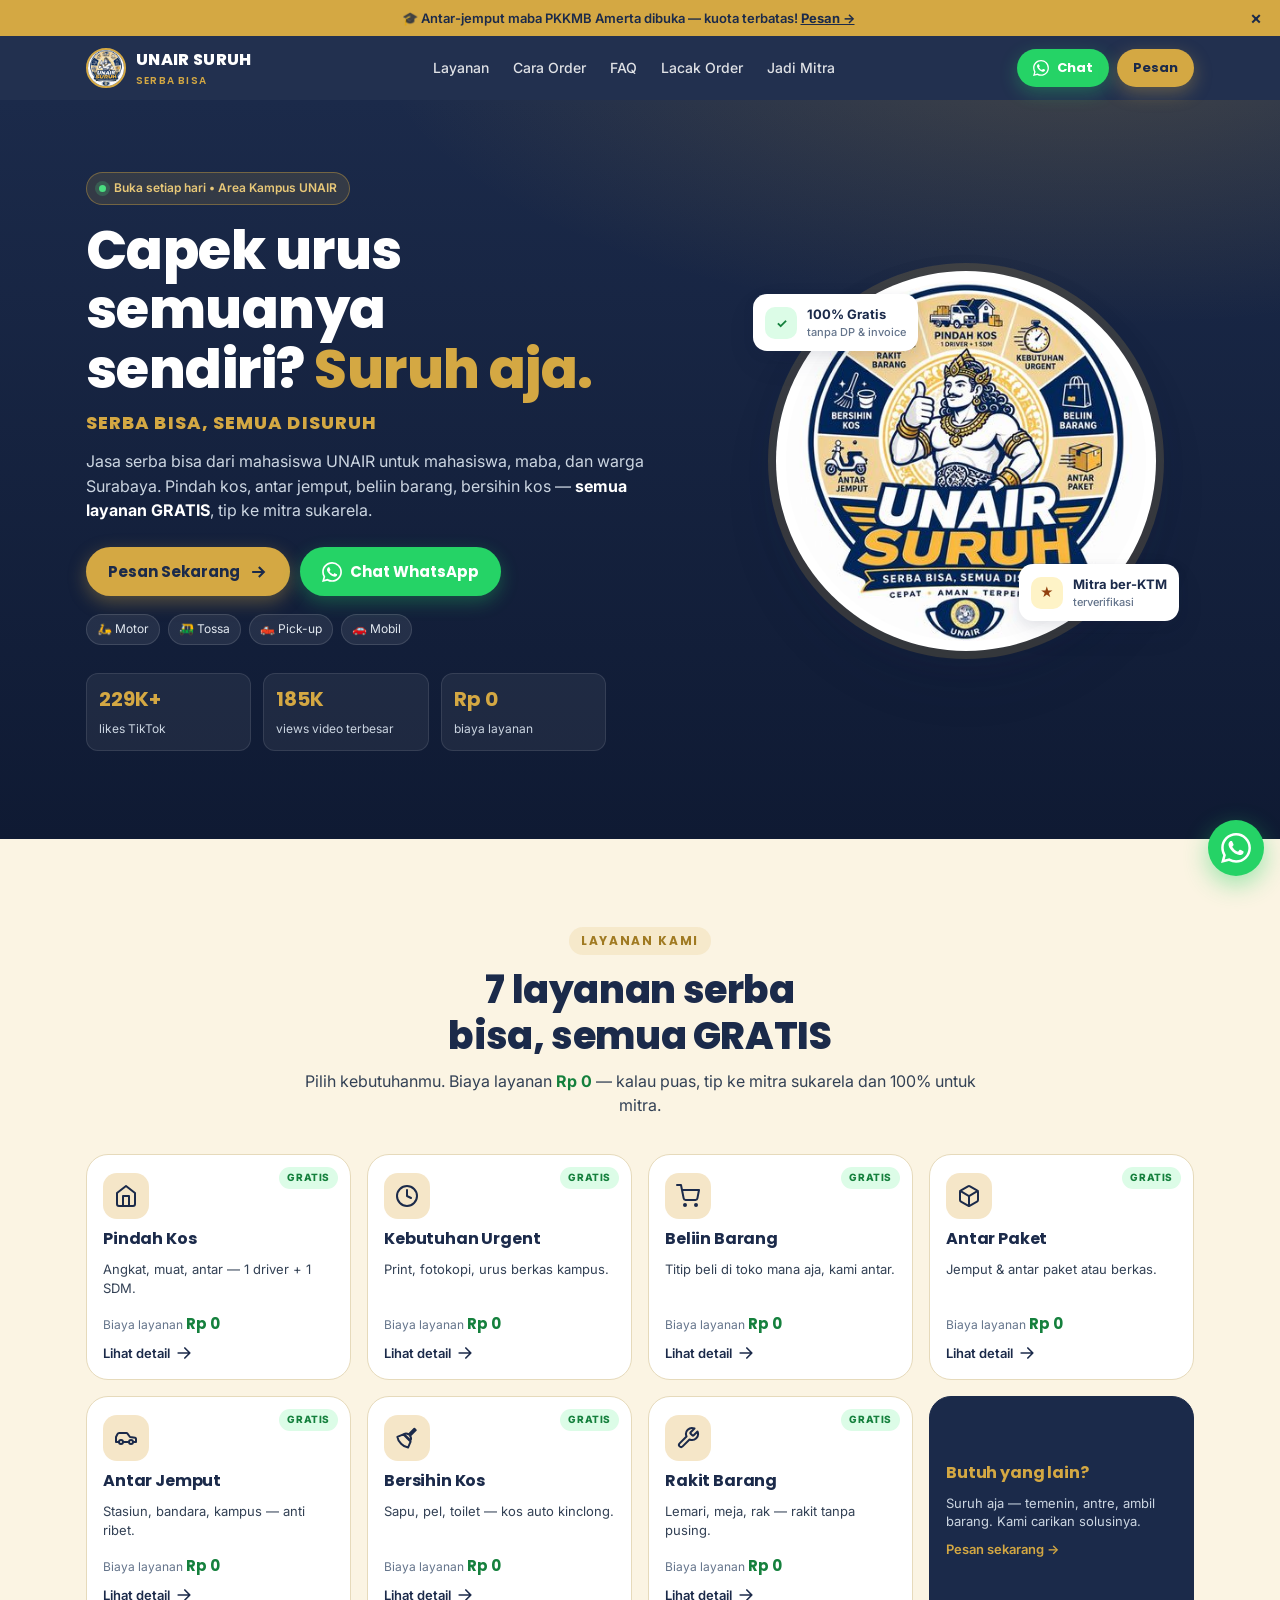
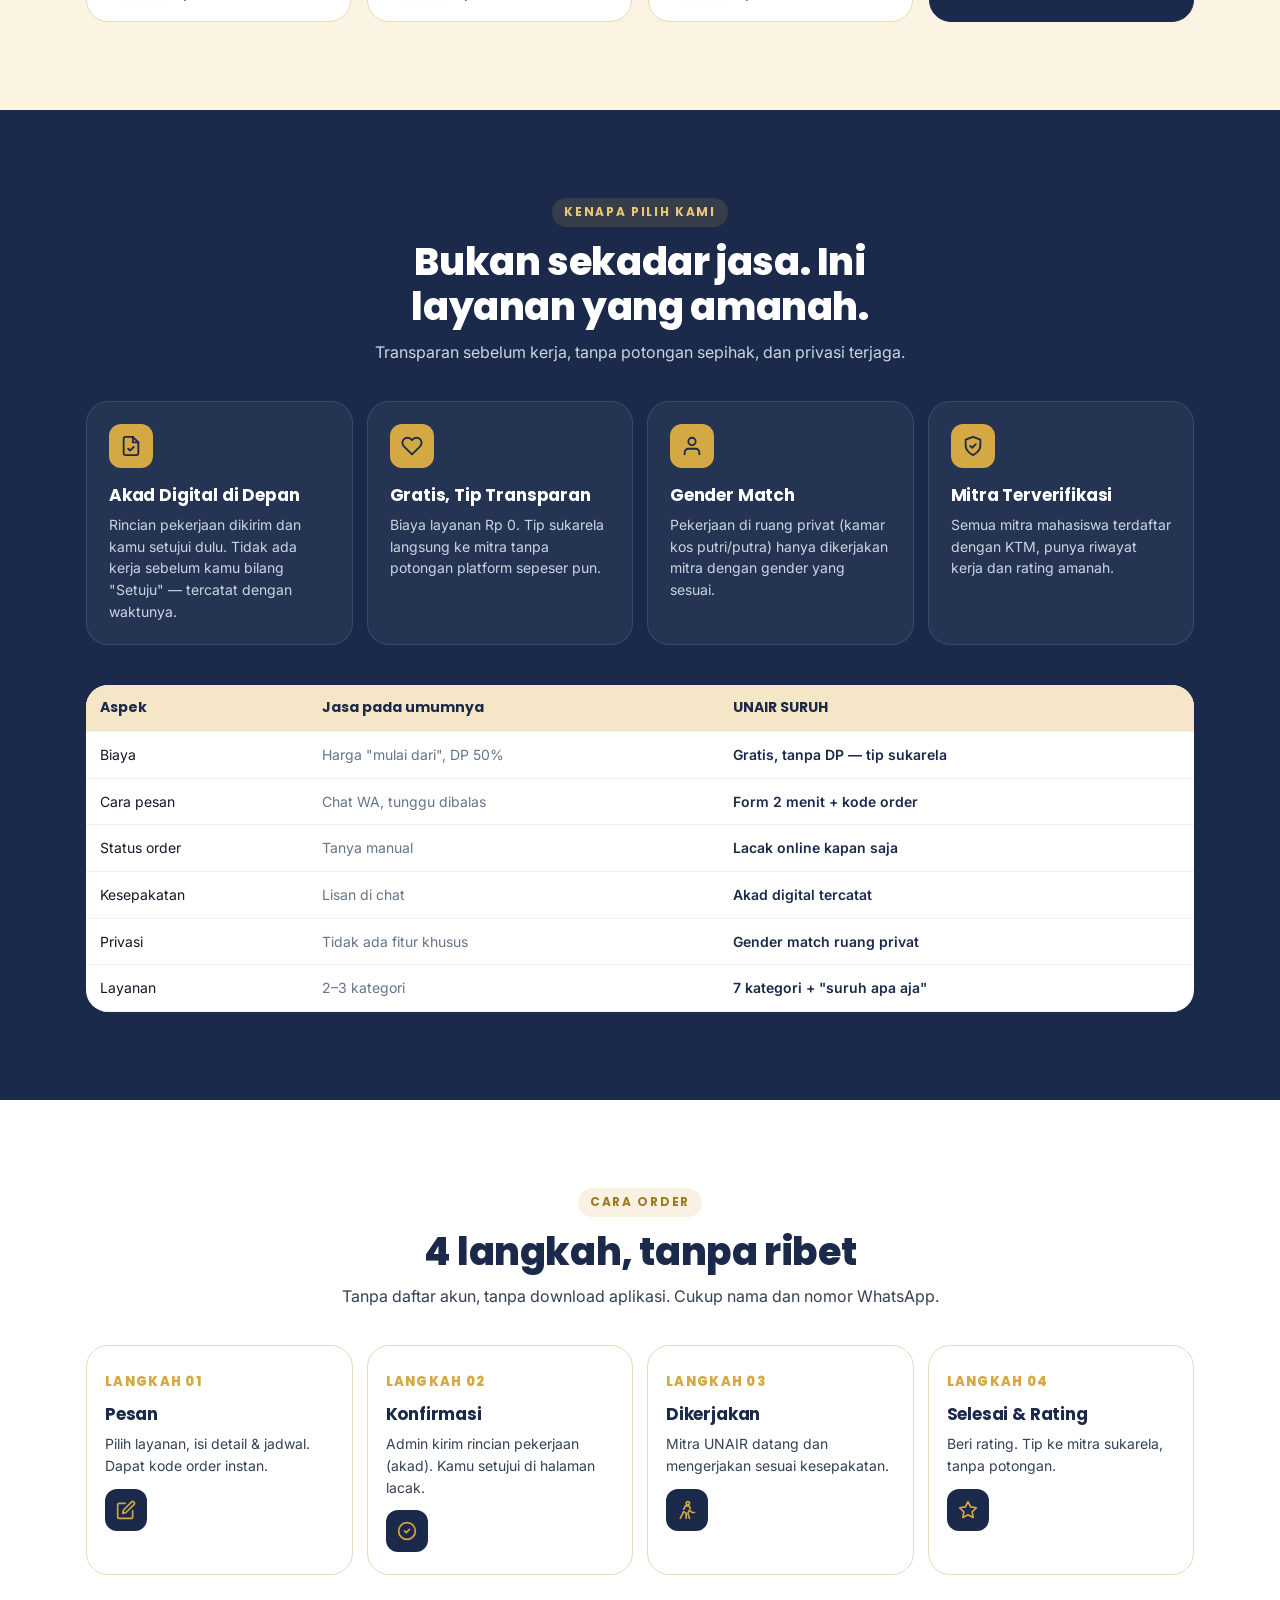
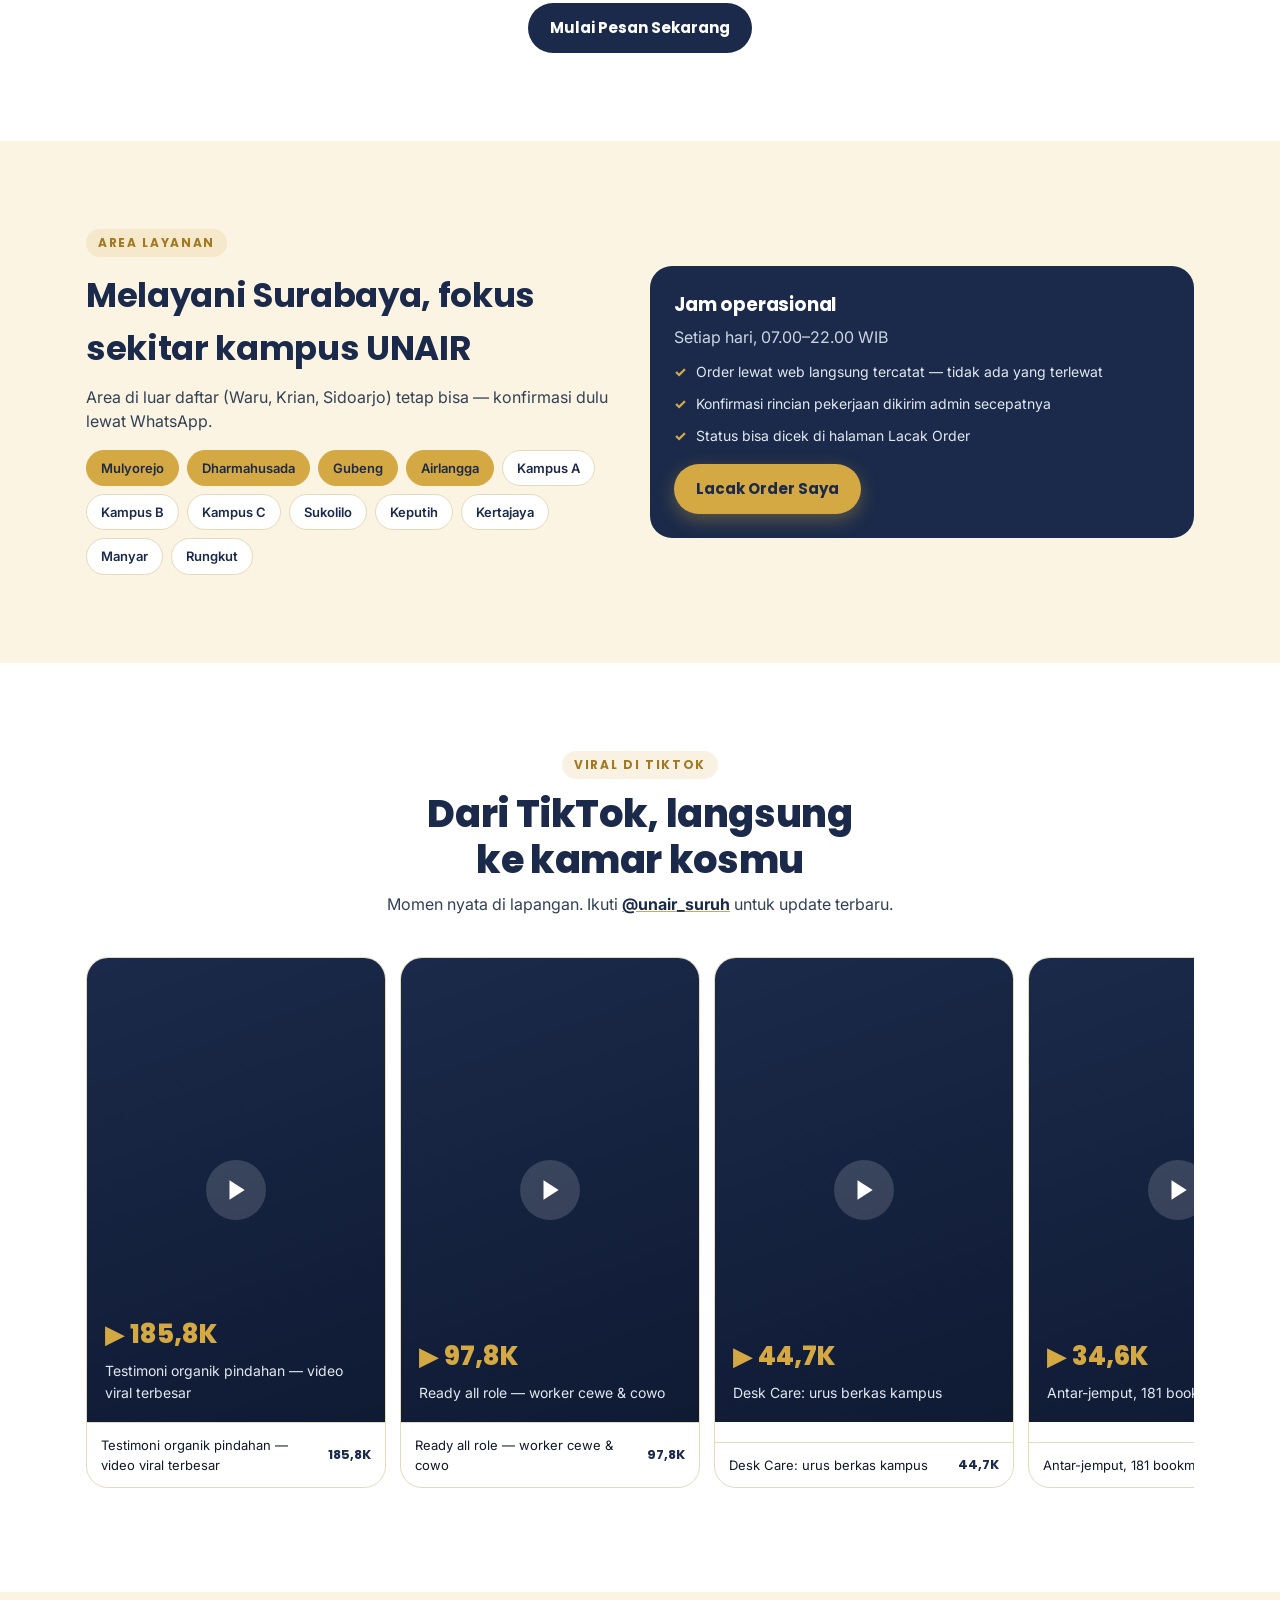
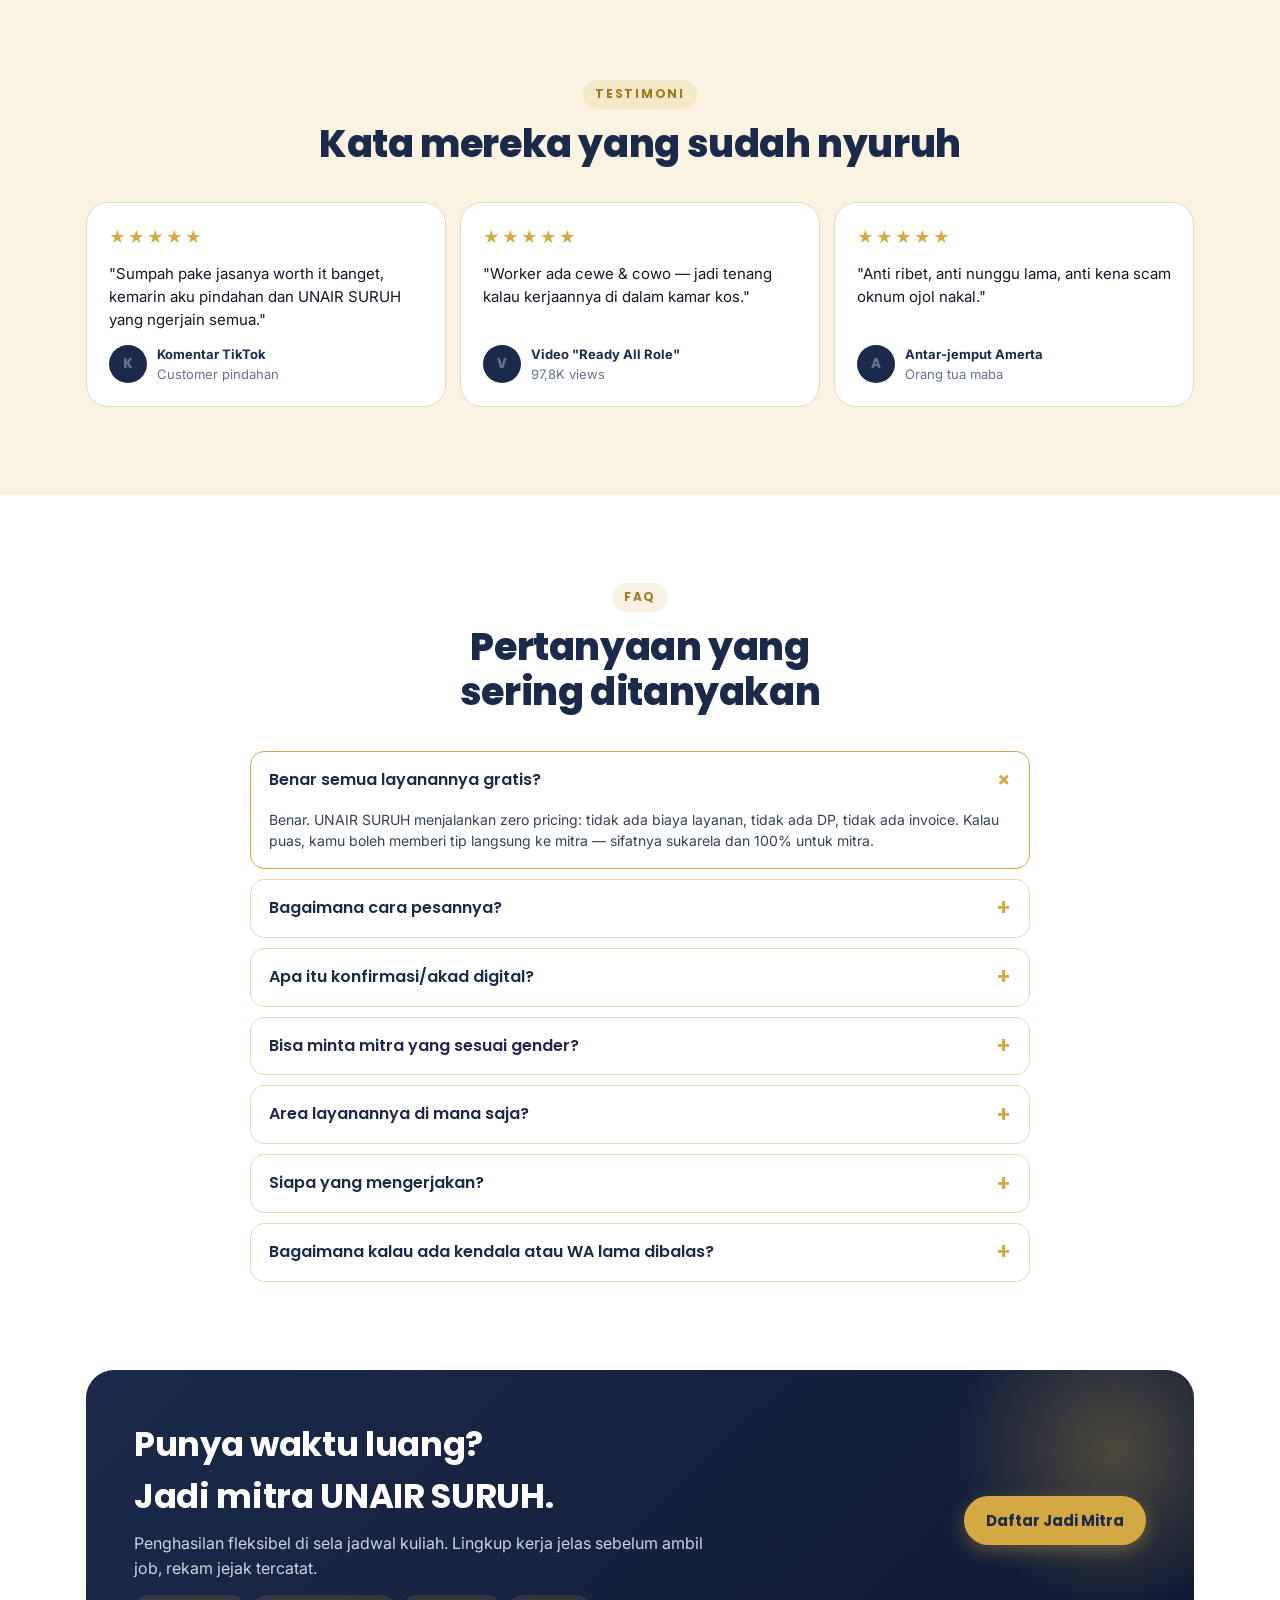
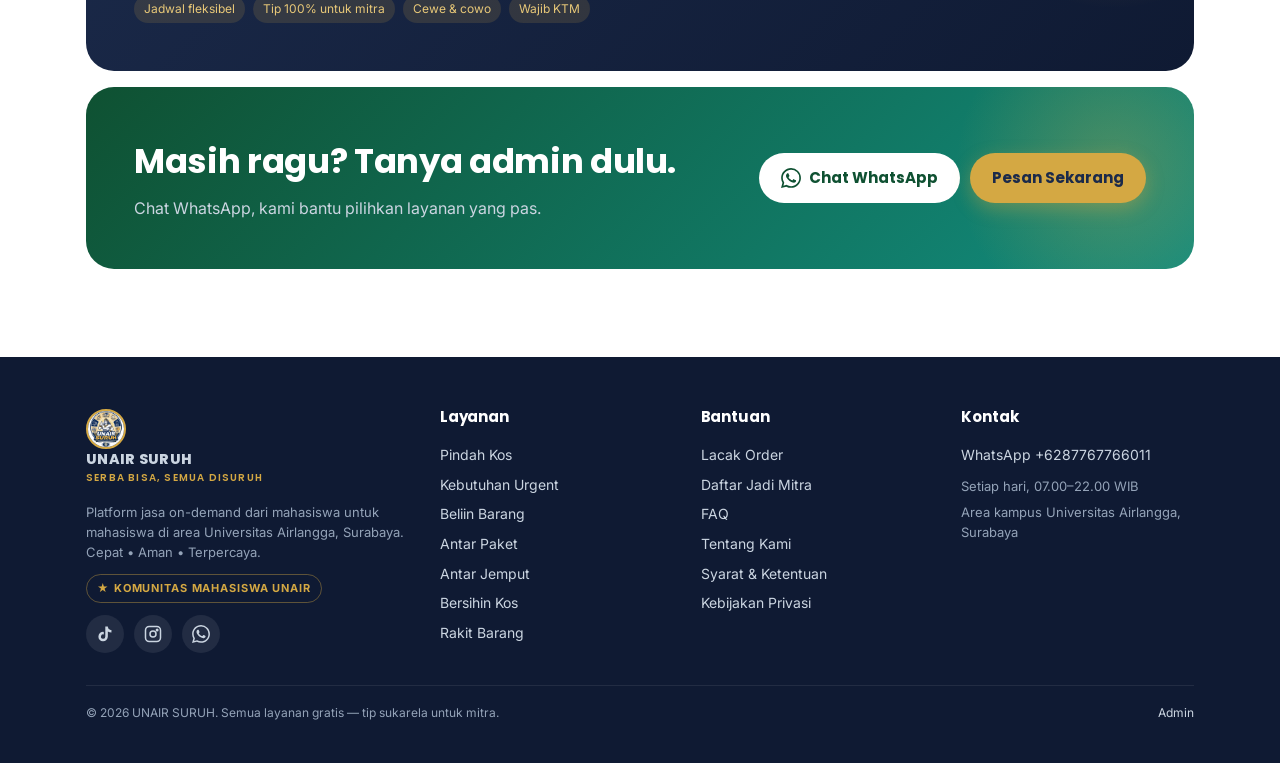
<file: index.html>
<!doctype html>
<html lang="id">
<head>
<meta charset="utf-8">
<meta name="viewport" content="width=device-width,initial-scale=1,viewport-fit=cover">
<title>UNAIR SURUH — Serba Bisa, Semua Disuruh | Jasa Mahasiswa Surabaya</title>
<meta name="description" content="Jasa serba bisa mahasiswa UNAIR Surabaya: pindah kos, antar jemput, beliin barang, antar paket, bersihin kos, rakit barang. Semua layanan GRATIS, tip sukarela untuk mitra.">
<meta property="og:title" content="UNAIR SURUH — Serba Bisa, Semua Disuruh">
<meta property="og:description" content="Pindah kos, antar jemput, beliin barang & lainnya. Gratis, cepat, aman, terpercaya.">
<meta property="og:image" content="public/images/unair-suruh-logo.jpg">
<meta name="theme-color" content="#1B2A4A">
<link rel="icon" href="public/images/unair-suruh-logo-sm.jpg">
<link rel="preconnect" href="https://fonts.googleapis.com"><link rel="preconnect" href="https://fonts.gstatic.com" crossorigin>
<link rel="stylesheet" href="https://fonts.googleapis.com/css2?family=Poppins:wght@500;600;700;800&family=Inter:wght@400;500;600;700&display=swap">
<link rel="stylesheet" href="assets/css/style.css">
</head>
<body data-page="home">
<div id="site-top"></div>

<main>
<!-- HERO -->
<header class="hero">
  <div class="container hero-grid">
    <div>
      <span class="pill"><span class="dot"></span>Buka setiap hari • Area Kampus UNAIR</span>
      <h1 id="hero-title"></h1>
      <div class="tagline">SERBA BISA, SEMUA DISURUH</div>
      <p class="sub" id="hero-sub"></p>
      <div class="hero-ctas">
        <button class="btn btn-gold" data-order>Pesan Sekarang <svg class="ico" viewBox="0 0 24 24" fill="none" stroke="currentColor" stroke-width="2.5"><path d="M5 12h14M13 6l6 6-6 6"/></svg></button>
        <a class="btn btn-wa" id="hero-wa" target="_blank" rel="noopener"><span class="ico"></span>Chat WhatsApp</a>
      </div>
      <div class="fleet" aria-label="Armada"><span>🛵 Motor</span><span>🛺 Tossa</span><span>🛻 Pick-up</span><span>🚗 Mobil</span></div>
      <div class="hero-stats" id="hero-stats"></div>
    </div>
    <div class="hero-visual">
      <div class="hero-logo"><img src="public/images/unair-suruh-logo.jpg" alt="Maskot Ksatria Airlangga UNAIR SURUH" width="400" height="400"></div>
      <div class="float-badge fb-1"><span class="fi" style="background:#dcfce7;color:#15803d">✓</span><div>100% Gratis<small>tanpa DP & invoice</small></div></div>
      <div class="float-badge fb-2"><span class="fi" style="background:#fef3c7;color:#92400e">★</span><div>Mitra ber-KTM<small>terverifikasi</small></div></div>
    </div>
  </div>
</header>

<!-- LAYANAN -->
<section class="section bg-cream" id="layanan">
  <div class="container">
    <div class="section-head reveal">
      <span class="eyebrow">Layanan Kami</span>
      <h2>7 layanan serba bisa, semua GRATIS</h2>
      <p>Pilih kebutuhanmu. Biaya layanan <b style="color:var(--success)">Rp 0</b> — kalau puas, tip ke mitra sukarela dan 100% untuk mitra.</p>
    </div>
    <div class="services" id="services"></div>
  </div>
</section>

<!-- KEUNGGULAN -->
<section class="section bg-navy" id="keunggulan">
  <div class="container">
    <div class="section-head reveal">
      <span class="eyebrow">Kenapa Pilih Kami</span>
      <h2>Bukan sekadar jasa. Ini layanan yang amanah.</h2>
      <p>Transparan sebelum kerja, tanpa potongan sepihak, dan privasi terjaga.</p>
    </div>
    <div class="features">
      <div class="feature reveal"><div class="fi" id="fi1"></div><h3>Akad Digital di Depan</h3><p>Rincian pekerjaan dikirim dan kamu setujui dulu. Tidak ada kerja sebelum kamu bilang "Setuju" — tercatat dengan waktunya.</p></div>
      <div class="feature reveal"><div class="fi" id="fi2"></div><h3>Gratis, Tip Transparan</h3><p>Biaya layanan Rp 0. Tip sukarela langsung ke mitra tanpa potongan platform sepeser pun.</p></div>
      <div class="feature reveal"><div class="fi" id="fi3"></div><h3>Gender Match</h3><p>Pekerjaan di ruang privat (kamar kos putri/putra) hanya dikerjakan mitra dengan gender yang sesuai.</p></div>
      <div class="feature reveal"><div class="fi" id="fi4"></div><h3>Mitra Terverifikasi</h3><p>Semua mitra mahasiswa terdaftar dengan KTM, punya riwayat kerja dan rating amanah.</p></div>
    </div>
    <div class="compare reveal">
      <div class="table-scroll"><table>
        <thead><tr><th>Aspek</th><th>Jasa pada umumnya</th><th>UNAIR SURUH</th></tr></thead>
        <tbody>
          <tr><td>Biaya</td><td>Harga "mulai dari", DP 50%</td><td>Gratis, tanpa DP — tip sukarela</td></tr>
          <tr><td>Cara pesan</td><td>Chat WA, tunggu dibalas</td><td>Form 2 menit + kode order</td></tr>
          <tr><td>Status order</td><td>Tanya manual</td><td>Lacak online kapan saja</td></tr>
          <tr><td>Kesepakatan</td><td>Lisan di chat</td><td>Akad digital tercatat</td></tr>
          <tr><td>Privasi</td><td>Tidak ada fitur khusus</td><td>Gender match ruang privat</td></tr>
          <tr><td>Layanan</td><td>2–3 kategori</td><td>7 kategori + "suruh apa aja"</td></tr>
        </tbody>
      </table></div>
    </div>
  </div>
</section>

<!-- CARA ORDER -->
<section class="section" id="cara-order">
  <div class="container">
    <div class="section-head reveal">
      <span class="eyebrow">Cara Order</span>
      <h2>4 langkah, tanpa ribet</h2>
      <p>Tanpa daftar akun, tanpa download aplikasi. Cukup nama dan nomor WhatsApp.</p>
    </div>
    <div class="steps" id="steps"></div>
    <div style="text-align:center;margin-top:28px"><button class="btn btn-navy" data-order>Mulai Pesan Sekarang</button></div>
  </div>
</section>

<!-- AREA -->
<section class="section bg-cream" id="area">
  <div class="container area-grid">
    <div class="reveal">
      <span class="eyebrow">Area Layanan</span>
      <h2 style="font-size:clamp(24px,4vw,34px)">Melayani Surabaya, fokus sekitar kampus UNAIR</h2>
      <p style="margin-top:10px">Area di luar daftar (Waru, Krian, Sidoarjo) tetap bisa — konfirmasi dulu lewat WhatsApp.</p>
      <div class="chips" id="areas"></div>
    </div>
    <div class="area-card reveal">
      <h3>Jam operasional</h3>
      <p style="color:#cbd5e1;margin-top:6px" id="hours"></p>
      <ul>
        <li>Order lewat web langsung tercatat — tidak ada yang terlewat</li>
        <li>Konfirmasi rincian pekerjaan dikirim admin secepatnya</li>
        <li>Status bisa dicek di halaman Lacak Order</li>
      </ul>
      <a class="btn btn-gold" style="margin-top:18px" href="lacak.html">Lacak Order Saya</a>
    </div>
  </div>
</section>

<!-- TIKTOK -->
<section class="section" id="tiktok">
  <div class="container">
    <div class="section-head reveal">
      <span class="eyebrow">Viral di TikTok</span>
      <h2>Dari TikTok, langsung ke kamar kosmu</h2>
      <p>Momen nyata di lapangan. Ikuti <a id="tt-link" target="_blank" rel="noopener" style="color:var(--navy);font-weight:700;text-decoration:underline;text-decoration-color:var(--gold)">@unair_suruh</a> untuk update terbaru.</p>
    </div>
    <div class="tt-scroll" id="tt"></div>
  </div>
</section>

<!-- TESTIMONI -->
<section class="section bg-cream" id="testimoni">
  <div class="container">
    <div class="section-head reveal">
      <span class="eyebrow">Testimoni</span>
      <h2>Kata mereka yang sudah nyuruh</h2>
    </div>
    <div class="testis" id="testis"></div>
  </div>
</section>

<!-- FAQ -->
<section class="section" id="faq">
  <div class="container">
    <div class="section-head reveal">
      <span class="eyebrow">FAQ</span>
      <h2>Pertanyaan yang sering ditanyakan</h2>
    </div>
    <div class="faq" id="faq-list"></div>
  </div>
</section>

<!-- CTA MITRA + WA -->
<section class="section" style="padding-top:0">
  <div class="container" style="display:grid;gap:16px">
    <div class="cta-band reveal">
      <div style="position:relative;z-index:1">
        <h2>Punya waktu luang? Jadi mitra UNAIR SURUH.</h2>
        <p>Penghasilan fleksibel di sela jadwal kuliah. Lingkup kerja jelas sebelum ambil job, rekam jejak tercatat.</p>
        <div class="mitra-perks"><span>Jadwal fleksibel</span><span>Tip 100% untuk mitra</span><span>Cewe & cowo</span><span>Wajib KTM</span></div>
      </div>
      <div class="actions"><a class="btn btn-gold" href="daftar-mitra.html">Daftar Jadi Mitra</a></div>
    </div>
    <div class="cta-band reveal" style="background:linear-gradient(135deg,#0f5132,#128C7E)">
      <div style="position:relative;z-index:1">
        <h2>Masih ragu? Tanya admin dulu.</h2>
        <p>Chat WhatsApp, kami bantu pilihkan layanan yang pas.</p>
      </div>
      <div class="actions"><a class="btn" style="background:#fff;color:#0f5132" id="cta-wa" target="_blank" rel="noopener"><span class="ico"></span>Chat WhatsApp</a><button class="btn btn-gold" data-order>Pesan Sekarang</button></div>
    </div>
  </div>
</section>
</main>

<div id="site-footer"></div>

<script src="assets/js/data.js"></script>
<script src="assets/js/app.js"></script>
<script>
(function(){
  const c = US.content(), s = US.settings(), $ = id => document.getElementById(id);
  $('hero-title').innerHTML = c.heroTitle;
  $('hero-sub').innerHTML = c.heroSub;
  $('hero-stats').innerHTML = c.stats.map(x => `<div><b>${US.esc(x[0])}</b><span>${US.esc(x[1])}</span></div>`).join('');
  const wa = US.waLink('Halo Admin UNAIR SURUH, saya mau tanya/pesan layanan.');
  [$('hero-wa'), $('cta-wa')].forEach(a => { a.href = wa; a.querySelector('.ico').innerHTML = US.WA_SVG; });

  $('services').innerHTML = US.SERVICES.map(x => `
    <a class="service reveal" href="layanan.html?s=${x.slug}">
      <span class="badge badge-free">GRATIS</span>
      <span class="svc-icon">${US.icon(x.icon)}</span>
      <h3>${x.name}</h3><p>${x.short}</p>
      <span class="price">Biaya layanan <b>Rp 0</b></span>
      <span class="more">Lihat detail ${US.icon('arrow','ico')}</span>
    </a>`).join('') + `
    <button class="service cta reveal" data-order><h3>Butuh yang lain?</h3><p>Suruh aja — temenin, antre, ambil barang. Kami carikan solusinya.</p><span class="more" style="color:var(--gold)">Pesan sekarang →</span></button>`;

  ['file','heart','user','shield'].forEach((n, i) => $('fi' + (i + 1)).innerHTML = US.icon(n));

  $('steps').innerHTML = [
    ['edit','Pesan','Pilih layanan, isi detail & jadwal. Dapat kode order instan.'],
    ['check','Konfirmasi','Admin kirim rincian pekerjaan (akad). Kamu setujui di halaman lacak.'],
    ['run','Dikerjakan','Mitra UNAIR datang dan mengerjakan sesuai kesepakatan.'],
    ['star','Selesai & Rating','Beri rating. Tip ke mitra sukarela, tanpa potongan.']
  ].map((x, i) => `<div class="step reveal"><span class="step-num">LANGKAH 0${i + 1}</span><h3>${x[1]}</h3><p>${x[2]}</p><span class="si">${US.icon(x[0])}</span></div>`).join('');

  $('areas').innerHTML = c.areas.map((a, i) => `<span class="chip ${i < 4 ? 'gold' : ''}">${US.esc(a)}</span>`).join('');
  $('hours').textContent = s.hours;
  $('tt-link').href = s.tiktok;

  $('tt').innerHTML = c.videos.map(v => `
    <div class="tt-item">
      <blockquote class="tiktok-embed" cite="https://www.tiktok.com/@unair_suruh/video/${v.id}" data-video-id="${v.id}">
        <a class="tt-fallback" href="https://www.tiktok.com/@unair_suruh/video/${v.id}" target="_blank" rel="noopener">
          <span class="play"><svg width="26" height="26" viewBox="0 0 24 24" fill="#fff"><polygon points="6 3 20 12 6 21"/></svg></span>
          <span class="views">▶ ${US.esc(v.views)}</span><p>${US.esc(v.caption)}</p>
        </a>
      </blockquote>
      <div class="tt-meta"><span>${US.esc(v.caption)}</span><b>${US.esc(v.views)}</b></div>
    </div>`).join('');
  // TikTok embed SDK hanya dimuat saat seksi video mendekati layar.
  const tt = $('tt'); let loaded = false;
  const load = () => { if (loaded) return; loaded = true; const sc = document.createElement('script'); sc.src = 'https://www.tiktok.com/embed.js'; sc.async = true; document.body.appendChild(sc); };
  'IntersectionObserver' in window ? new IntersectionObserver((e, o) => { if (e[0].isIntersecting) { load(); o.disconnect(); } }, { rootMargin: '400px' }).observe(tt) : load();

  $('testis').innerHTML = c.testimonials.map(t => `
    <figure class="testi reveal" style="margin:0"><span class="stars">${'★'.repeat(t.stars || 5)}</span>
      <blockquote>"${US.esc(t.text)}"</blockquote>
      <figcaption class="who"><span class="av">${US.esc(t.name[0])}</span><span><b>${US.esc(t.name)}</b><span>${US.esc(t.role)}</span></span></figcaption>
    </figure>`).join('');

  $('faq-list').innerHTML = c.faq.map((f, i) => `<details ${i === 0 ? 'open' : ''}><summary>${US.esc(f[0])}</summary><p>${US.esc(f[1])}</p></details>`).join('');

  const ld = { '@context':'https://schema.org', '@type':'LocalBusiness', name:'UNAIR SURUH', image:'public/images/unair-suruh-logo.jpg', telephone:'+' + s.wa, areaServed:'Surabaya', slogan:'Serba Bisa, Semua Disuruh', priceRange:'Gratis' };
  const faqLd = { '@context':'https://schema.org', '@type':'FAQPage', mainEntity: c.faq.map(f => ({ '@type':'Question', name:f[0], acceptedAnswer:{ '@type':'Answer', text:f[1] } })) };
  [ld, faqLd].forEach(o => { const sc = document.createElement('script'); sc.type = 'application/ld+json'; sc.textContent = JSON.stringify(o); document.head.appendChild(sc); });
})();
</script>
</body>
</html>
</file>
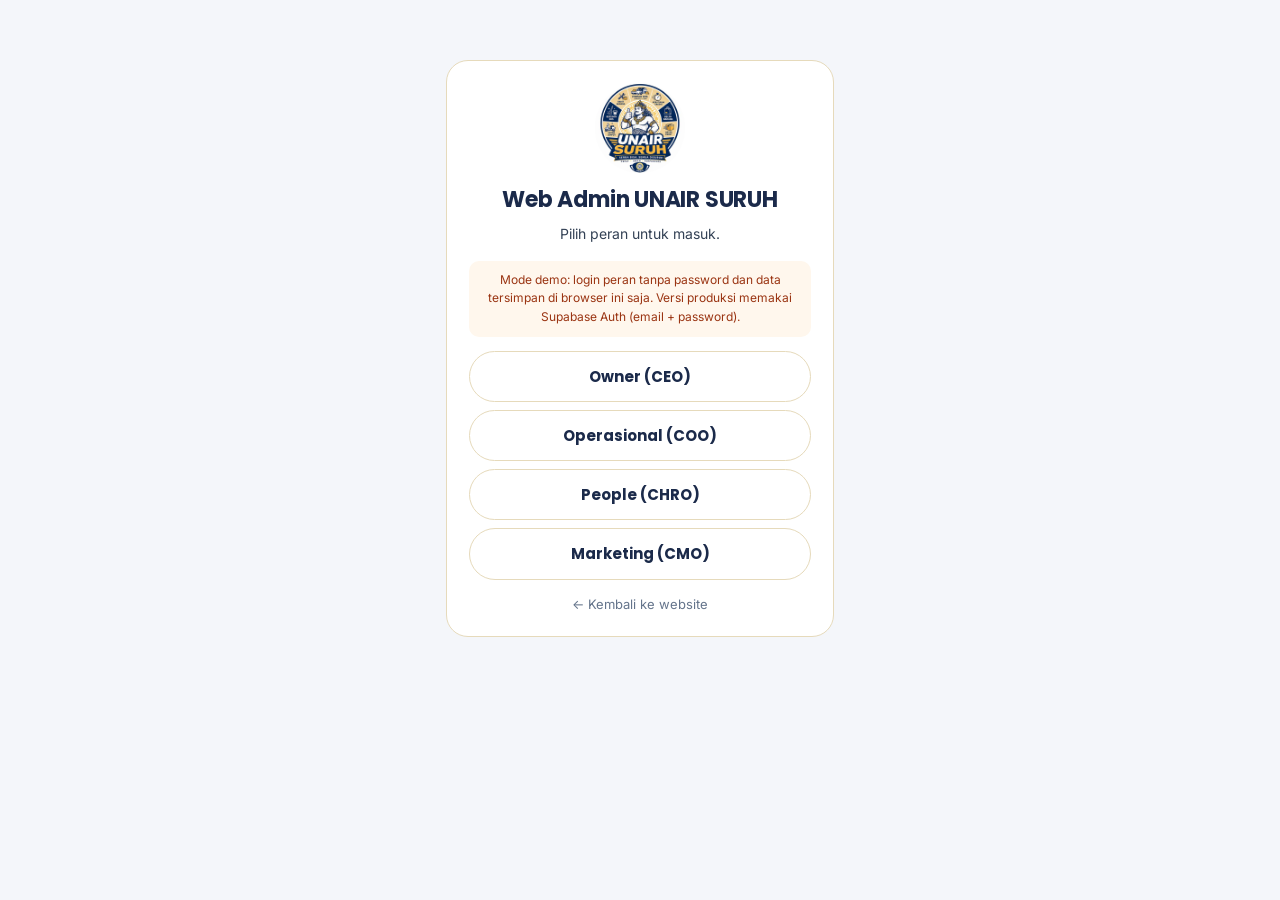
<file: admin.html>
<!doctype html>
<html lang="id">
<head>
<meta charset="utf-8">
<meta name="viewport" content="width=device-width,initial-scale=1,viewport-fit=cover">
<title>Web Admin — UNAIR SURUH</title>
<meta name="robots" content="noindex">
<meta name="theme-color" content="#1B2A4A">
<link rel="icon" href="public/images/unair-suruh-logo-sm.jpg">
<link rel="preconnect" href="https://fonts.googleapis.com"><link rel="preconnect" href="https://fonts.gstatic.com" crossorigin>
<link rel="stylesheet" href="https://fonts.googleapis.com/css2?family=Poppins:wght@500;600;700;800&family=Inter:wght@400;500;600;700&display=swap">
<link rel="stylesheet" href="assets/css/style.css">
<style>
body{background:#f4f6fa}
.adm-top{background:var(--navy);color:#fff;position:sticky;top:0;z-index:40}
.adm-top .container{display:flex;align-items:center;justify-content:space-between;height:60px;gap:10px}
.adm-tabs{background:#fff;border-bottom:1px solid #e5e7eb;position:sticky;top:60px;z-index:39}
.adm-tabs .container{display:flex;gap:4px;overflow-x:auto}
.adm-tabs button{padding:14px 14px;font-weight:600;font-size:14px;color:var(--muted);border-bottom:3px solid transparent;white-space:nowrap}
.adm-tabs button.on{color:var(--navy);border-color:var(--gold)}
.adm{padding:20px 0 60px}
.kpis{display:grid;grid-template-columns:repeat(2,1fr);gap:10px}
@media(min-width:800px){.kpis{grid-template-columns:repeat(5,1fr)}}
.kpi{background:#fff;border-radius:14px;padding:14px;border:1px solid #e5e7eb}
.kpi b{display:block;font-family:var(--font-display);font-size:26px;color:var(--navy)}
.kpi span{font-size:12px;color:var(--muted)}
.tbl{width:100%;border-collapse:collapse;font-size:14px;background:#fff}
.tbl th,.tbl td{padding:10px 12px;border-bottom:1px solid #eef0f4;text-align:left;vertical-align:top}
.tbl th{font-size:12px;color:var(--muted);text-transform:uppercase;letter-spacing:.04em;background:#fafbfc}
.tbl tr.click{cursor:pointer}.tbl tr.click:hover td{background:var(--cream-soft)}
.box{background:#fff;border:1px solid #e5e7eb;border-radius:14px;overflow:hidden}
.box-h{padding:14px 16px;border-bottom:1px solid #eef0f4;display:flex;justify-content:space-between;align-items:center;gap:10px;flex-wrap:wrap}
.box-h h3{font-size:16px}
.box-b{padding:16px}
.grid2{display:grid;gap:16px}
@media(min-width:960px){.grid2{grid-template-columns:1.3fr 1fr}}
.kanban{display:grid;grid-auto-flow:column;grid-auto-columns:minmax(220px,1fr);gap:10px;overflow-x:auto;padding-bottom:8px}
.col{background:#eef1f6;border-radius:12px;padding:10px;min-height:120px}
.col h4{font-size:13px;margin:0 0 8px;display:flex;justify-content:space-between}
.oc{background:#fff;border-radius:10px;padding:10px;margin-bottom:8px;font-size:13px;cursor:pointer;border:1.5px solid transparent}
.oc:hover{border-color:var(--gold)}
.oc b{color:var(--navy);font-family:var(--font-display)}
.tag{display:inline-block;font-size:11px;font-weight:700;padding:2px 7px;border-radius:999px;background:var(--cream);color:var(--navy);margin:2px 2px 0 0}
.tag.priv{background:#fce7f3;color:#9d174d}.tag.wait{background:#fef3c7;color:#92400e}.tag.ok{background:#dcfce7;color:var(--success)}.tag.no{background:#fee2e2;color:var(--danger)}
.log{font-size:12px;color:var(--muted);display:grid;gap:6px;max-height:220px;overflow:auto}
.log div b{color:var(--navy)}
.empty{padding:30px;text-align:center;color:var(--muted);font-size:14px}
.login{max-width:420px;margin:60px auto;padding:0 16px}
.demo-note{font-size:12px;background:#fff7ed;color:#9a3412;border-radius:10px;padding:10px 12px;margin-bottom:14px}
</style>
</head>
<body>
<div id="app"></div>
<script src="assets/js/data.js"></script>
<script>
/* Web Admin demo. Data disimpan di localStorage browser ini; produksi: Supabase (Auth + RLS + audit_log). */
(function(){
const read = (k, d) => { try { const v = localStorage.getItem(k); return v ? JSON.parse(v) : d; } catch { return d; } };
const write = (k, v) => { try { localStorage.setItem(k, JSON.stringify(v)); } catch {} };
const E = s => String(s ?? '').replace(/[&<>"']/g, c => ({'&':'&amp;','<':'&lt;','>':'&gt;','"':'&quot;',"'":'&#39;'}[c]));
const fmt = iso => iso ? new Date(iso).toLocaleString('id-ID', { day:'numeric', month:'short', hour:'2-digit', minute:'2-digit' }) : '-';
const app = document.getElementById('app');
const ROLES = {
  owner:{ label:'Owner (CEO)', tabs:['dashboard','orders','workers','ujrah','content','settings'] },
  ops:{ label:'Operasional (COO)', tabs:['dashboard','orders','workers','ujrah'] },
  people:{ label:'People (CHRO)', tabs:['workers'] },
  marketing:{ label:'Marketing (CMO)', tabs:['content'] }
};
const TAB_LABEL = { dashboard:'Dashboard', orders:'Order', workers:'Mitra', ujrah:'Ujrah & Rekap', content:'Konten Laman', settings:'Pengaturan' };
let role = sessionStorage.getItem('us_admin_role'), tab = null, openCode = null;

const orders = () => read('us_orders', []), workers = () => read('us_workers', []);
const saveO = o => write('us_orders', o), saveW = w => write('us_workers', w);
const audit = msg => { const a = read('us_audit', []); a.unshift({ at: new Date().toISOString(), by: ROLES[role].label, msg }); write('us_audit', a.slice(0, 300)); };
const upd = (code, fn) => { const all = orders(); const o = all.find(x => x.code === code); if (!o) return; fn(o); saveO(all); return o; };
const olog = (o, msg) => (o.log = o.log || []).push({ at: new Date().toISOString(), by: ROLES[role].label, msg });
const toast = m => { let t = document.querySelector('.toast'); if (!t) { t = document.createElement('div'); t.className = 'toast'; document.body.appendChild(t); } t.textContent = m; t.classList.add('show'); clearTimeout(t._h); t._h = setTimeout(() => t.classList.remove('show'), 2600); };
const settings = () => Object.assign({}, US.DEFAULT_SETTINGS, read('us_settings', {}));
const content = () => Object.assign({}, US.DEFAULT_CONTENT, read('us_content', {}));
const waTo = (num, text) => `https://wa.me/${num}?text=${encodeURIComponent(text)}`;
const site = () => location.origin + location.pathname.replace(/[^/]*$/, '');

function login(){
  app.innerHTML = `<div class="login"><div class="card" style="text-align:center">
    <img src="public/images/unair-suruh-logo.jpg" alt="" style="width:90px;height:90px;border-radius:50%;margin:0 auto 10px">
    <h2 style="font-size:22px">Web Admin UNAIR SURUH</h2><p style="font-size:14px;margin:6px 0 16px">Pilih peran untuk masuk.</p>
    <div class="demo-note">Mode demo: login peran tanpa password dan data tersimpan di browser ini saja. Versi produksi memakai Supabase Auth (email + password).</div>
    <div style="display:grid;gap:8px">${Object.entries(ROLES).map(([k, r]) => `<button class="btn btn-ghost btn-block" data-role="${k}">${r.label}</button>`).join('')}</div>
    <a href="index.html" style="display:block;margin-top:14px;font-size:13px;color:var(--muted)">← Kembali ke website</a></div></div>`;
  app.querySelectorAll('[data-role]').forEach(b => b.onclick = () => { role = b.dataset.role; sessionStorage.setItem('us_admin_role', role); tab = null; render(); });
}

function render(){
  if (!role || !ROLES[role]) return login();
  const tabs = ROLES[role].tabs; if (!tabs.includes(tab)) tab = tabs[0];
  app.innerHTML = `<div class="adm-top"><div class="container">
      <a class="brand" href="index.html" target="_blank"><img src="public/images/unair-suruh-logo.jpg" alt="" width="36" height="36"><span>Admin<small>${E(ROLES[role].label)}</small></span></a>
      <button class="btn btn-sm" style="background:rgba(255,255,255,.1);color:#fff" id="logout">Keluar</button></div></div>
    <div class="adm-tabs"><div class="container">${tabs.map(t => `<button data-tab="${t}" class="${t === tab ? 'on' : ''}">${TAB_LABEL[t]}</button>`).join('')}</div></div>
    <div class="container adm" id="view"></div>`;
  document.getElementById('logout').onclick = () => { sessionStorage.removeItem('us_admin_role'); role = null; render(); };
  app.querySelectorAll('[data-tab]').forEach(b => b.onclick = () => { tab = b.dataset.tab; openCode = null; render(); });
  ({ dashboard, orders: ordersView, workers: workersView, ujrah, content: contentView, settings: settingsView })[tab]();
}
const view = () => document.getElementById('view');

/* ── Dashboard ── */
function dashboard(){
  const os = orders(), today = new Date().toDateString();
  const rated = os.filter(o => o.rating), avg = rated.length ? (rated.reduce((a, o) => a + o.rating, 0) / rated.length).toFixed(1) : '-';
  const wk = Date.now() - 7 * 864e5;
  view().innerHTML = `<div class="kpis">
      <div class="kpi"><b>${os.filter(o => new Date(o.createdAt).toDateString() === today).length}</b><span>Order hari ini</span></div>
      <div class="kpi"><b>${os.filter(o => o.status === 'diterima' && (!o.akad || o.akad.state === 'revisi')).length}</b><span>Menunggu akad dikirim</span></div>
      <div class="kpi"><b>${os.filter(o => new Date(o.createdAt) > wk).length}</b><span>Order 7 hari</span></div>
      <div class="kpi"><b>${workers().filter(w => w.status === 'aktif').length}</b><span>Mitra aktif</span></div>
      <div class="kpi"><b>${avg}</b><span>Rating rata-rata</span></div></div>
    <div class="grid2" style="margin-top:16px">
      <div class="box"><div class="box-h"><h3>Perlu tindakan</h3></div>${tableOrders(os.filter(o => ['diterima','akad'].includes(o.status)).slice(-8).reverse())}</div>
      <div class="box"><div class="box-h"><h3>Audit log</h3></div><div class="box-b log">${read('us_audit', []).slice(0, 15).map(a => `<div>${fmt(a.at)} · <b>${E(a.by)}</b> — ${E(a.msg)}</div>`).join('') || '<div class="empty">Belum ada aktivitas.</div>'}</div></div>
    </div>`;
  bindRows();
}
function tableOrders(list){
  if (!list.length) return '<div class="empty">Belum ada order. Coba buat order dari website.</div>';
  return `<div class="table-scroll"><table class="tbl"><thead><tr><th>Kode</th><th>Layanan</th><th>Customer</th><th>Jadwal</th><th>Status</th></tr></thead><tbody>
    ${list.map(o => `<tr class="click" data-code="${E(o.code)}"><td><b>${E(o.code)}</b></td><td>${E(o.serviceName)}${o.private ? ' <span class="tag priv">privat</span>' : ''}</td><td>${E(o.name)}</td><td>${E(o.detail.date)} ${E(o.detail.time)}</td><td>${statusTag(o)}</td></tr>`).join('')}</tbody></table></div>`;
}
function statusTag(o){
  if (o.status === 'batal') return '<span class="tag no">Batal</span>';
  if (o.status === 'diterima') return !o.akad ? '<span class="tag wait">Kirim akad</span>' : o.akad.state === 'revisi' ? '<span class="tag no">Revisi akad</span>' : '<span class="tag wait">Menunggu customer</span>';
  return `<span class="tag ${o.status === 'selesai' ? 'ok' : ''}">${E(US.statusLabel(o.status))}</span>`;
}
function bindRows(){ view().querySelectorAll('[data-code]').forEach(r => r.onclick = () => { tab = 'orders'; openCode = r.dataset.code; render(); }); }

/* ── Orders ── */
function ordersView(){
  const os = orders();
  const cols = [['diterima','Diterima'],['akad','Akad OK'],['ditugaskan','Ditugaskan'],['dikerjakan','Dikerjakan'],['selesai','Selesai']];
  view().innerHTML = `<div class="grid2"><div class="box"><div class="box-h"><h3>Kanban order (${os.length})</h3><button class="btn btn-ghost btn-sm" id="csv">Ekspor CSV</button></div>
      <div class="box-b"><div class="kanban">${cols.map(c => { const l = os.filter(o => o.status === c[0]).reverse(); return `<div class="col"><h4>${c[1]}<span>${l.length}</span></h4>${l.map(o => `<div class="oc" data-code="${E(o.code)}"><b>${E(o.code)}</b><div>${E(o.serviceName)} · ${E(o.name)}</div><div>${statusTag(o)}${o.private ? '<span class="tag priv">privat ' + E(o.gender) + '</span>' : ''}</div></div>`).join('')}</div>`; }).join('')}</div></div></div>
    <div class="box" id="detail"><div class="empty">Pilih order untuk melihat detail.</div></div></div>`;
  view().querySelectorAll('[data-code]').forEach(r => r.onclick = () => { openCode = r.dataset.code; orderDetail(); });
  document.getElementById('csv').onclick = () => {
    const rows = [['kode','dibuat','layanan','sub','nama','wa','lokasi','tujuan','tanggal','jam','privat','status','mitra','rating']].concat(os.map(o => [o.code, o.createdAt, o.serviceName, o.sub, o.name, o.wa, o.detail.from, o.detail.to, o.detail.date, o.detail.time, o.private ? o.gender : '', o.status, (workers().find(w => w.id === o.worker) || {}).name || '', o.rating || '']));
    download('orders.csv', rows);
  };
  if (openCode) orderDetail();
}
function orderDetail(){
  const o = orders().find(x => x.code === openCode), box = document.getElementById('detail'); if (!o || !box) return;
  const ws = workers().filter(w => w.status === 'aktif'), eligible = ws.filter(w => !o.private || w.gender === o.gender);
  const approved = !!(o.akad && o.akad.approvedAt);
  const d = o.detail, r = (k, v) => v ? `<div class="r"><span>${k}</span><span>${E(v)}</span></div>` : '';
  box.innerHTML = `<div class="box-h"><h3>${E(o.code)}</h3>${statusTag(o)}</div><div class="box-b">
    <div class="summary">${r('Layanan', o.serviceName + ' — ' + o.sub)}${r('Customer', o.name)}${r('WhatsApp', '+' + o.wa)}${r('Lokasi', d.from)}${r('Tujuan', d.to)}${r('Jadwal', d.date + ' ' + d.time)}${r('Kendaraan', d.vehicle)}${r('Tenaga', d.crew)}${r('Catatan', d.notes)}${r('Ruang privat', o.private ? 'Ya — mitra ' + o.gender : '')}${o.rating ? r('Rating', '★'.repeat(o.rating) + (o.review ? ' "' + o.review + '"' : '')) : ''}</div>
    <a class="btn btn-wa btn-sm" target="_blank" rel="noopener" href="${waTo(o.wa, `Halo ${o.name}, ini Admin UNAIR SURUH untuk order ${o.code}.`)}">Chat customer</a>

    <h4 style="margin:18px 0 8px">1. Akad digital ${o.akad ? `<span class="tag">v${o.akad.version}</span>` : ''}</h4>
    ${o.akad?.state === 'revisi' ? `<div class="note warn">Customer minta revisi: "${E(o.akad.revisionNote)}"</div>` : ''}
    ${approved ? `<div class="note">Disetujui customer ${fmt(o.akad.approvedAt)}. Mengubah lingkup kerja akan meminta akad ulang.</div>` : ''}
    <div class="field"><label for="ak-scope">Lingkup pekerjaan</label><textarea class="textarea" id="ak-scope">${E(o.akad?.scope || `${o.sub}. ${d.notes || ''}`.trim())}</textarea></div>
    <div class="field"><label for="ak-sch">Jadwal</label><input class="input" id="ak-sch" value="${E(o.akad?.schedule || d.date + ' ' + d.time)}"></div>
    <button class="btn btn-navy btn-sm" id="ak-send" ${['dikerjakan','selesai','batal'].includes(o.status) ? 'disabled' : ''}>${o.akad ? 'Kirim akad baru' : 'Kirim akad'}</button>

    <h4 style="margin:18px 0 8px">2. Tugaskan mitra</h4>
    ${o.private ? `<p style="font-size:13px;margin-bottom:8px">Order ruang privat: hanya mitra <b>${E(o.gender)}</b> yang ditampilkan.</p>` : ''}
    <div style="display:flex;gap:8px;flex-wrap:wrap"><select class="select" id="as-w" style="flex:1;min-width:180px"><option value="">— pilih mitra —</option>${eligible.map(w => `<option value="${w.id}" ${w.id === o.worker ? 'selected' : ''}>${E(w.name)} · ${E(w.gender)} · ${E((w.vehicles || []).join('/'))}</option>`).join('')}</select>
      <button class="btn btn-navy btn-sm" id="as-go" ${approved ? '' : 'disabled title="Akad belum disetujui"'}>Tugaskan</button></div>
    ${!eligible.length ? '<p style="font-size:12px;color:var(--danger);margin-top:6px">Belum ada mitra aktif yang sesuai. Tambahkan/aktifkan di tab Mitra.</p>' : ''}
    ${!approved ? '<p style="font-size:12px;color:var(--muted);margin-top:6px">Mitra bisa ditugaskan setelah customer menyetujui akad.</p>' : ''}

    <h4 style="margin:18px 0 8px">3. Status</h4>
    <div style="display:flex;gap:8px;flex-wrap:wrap">
      <button class="btn btn-ghost btn-sm" data-st="dikerjakan">Mulai dikerjakan</button>
      <button class="btn btn-ghost btn-sm" data-st="selesai">Tandai selesai</button>
      <button class="btn btn-ghost btn-sm" data-st="batal" style="color:var(--danger)">Batalkan</button></div>

    <h4 style="margin:18px 0 8px">Catatan internal & log</h4>
    <div style="display:flex;gap:8px"><input class="input" id="nt" placeholder="Tambah catatan internal"><button class="btn btn-ghost btn-sm" id="nt-go">Simpan</button></div>
    <div class="log" style="margin-top:10px">${(o.log || []).slice().reverse().map(l => `<div>${fmt(l.at)} · <b>${E(l.by)}</b> — ${E(l.msg)}</div>`).join('')}</div>
  </div>`;

  box.querySelector('#ak-send').onclick = () => {
    const scope = box.querySelector('#ak-scope').value.trim(); if (!scope) return toast('Isi lingkup pekerjaan.');
    upd(o.code, x => {
      const v = (x.akad?.version || 0) + 1; if (x.akad) (x.akadHistory = x.akadHistory || []).push(x.akad);
      x.akad = { version: v, scope, schedule: box.querySelector('#ak-sch').value.trim(), sentAt: new Date().toISOString(), approvedAt: null, state: 'dikirim' };
      if (x.status !== 'diterima') { x.status = 'diterima'; } olog(x, `Mengirim akad v${v}`);
    });
    audit(`Kirim akad ${o.code}`);
    window.open(waTo(o.wa, `Halo ${o.name}, rincian pekerjaan untuk order ${o.code} sudah siap. Mohon cek dan setujui di sini:\n${site()}lacak.html?kode=${o.code}\n\nLayanan ini GRATIS, tip ke mitra sukarela.`), '_blank', 'noopener');
    toast('Akad terkirim. Menunggu persetujuan customer.'); render();
  };
  box.querySelector('#as-go').onclick = () => {
    const id = box.querySelector('#as-w').value, w = workers().find(x => x.id === id); if (!w) return toast('Pilih mitra.');
    if (o.private && w.gender !== o.gender) return toast('Gender mitra tidak sesuai untuk ruang privat.');
    upd(o.code, x => { x.worker = id; if (['akad','ditugaskan'].includes(x.status)) x.status = 'ditugaskan'; olog(x, `Menugaskan ${w.name}`); });
    audit(`Assign ${w.name} ke ${o.code}`); toast('Mitra ditugaskan.'); render();
  };
  box.querySelectorAll('[data-st]').forEach(b => b.onclick = () => {
    const st = b.dataset.st, cur = orders().find(x => x.code === o.code);
    if (st === 'dikerjakan' && !(cur.akad && cur.akad.approvedAt)) return toast('Tidak bisa: akad belum disetujui customer.');
    if (st === 'dikerjakan' && !cur.worker) return toast('Tugaskan mitra dulu.');
    if (st === 'selesai' && cur.status !== 'dikerjakan') return toast('Order harus berstatus Dikerjakan dulu.');
    if (st === 'batal' && !confirm('Batalkan order ini?')) return;
    upd(o.code, x => { x.status = st; olog(x, `Status → ${US.statusLabel(st)}`); });
    if (st === 'selesai') { const all = workers(), w = all.find(x => x.id === cur.worker); if (w) { w.jobs = (w.jobs || 0) + 1; saveW(all); } }
    audit(`Status ${o.code} → ${st}`); toast('Status diperbarui.'); render();
  });
  box.querySelector('#nt-go').onclick = () => { const v = box.querySelector('#nt').value.trim(); if (!v) return; upd(o.code, x => olog(x, `Catatan: ${v}`)); render(); };
}

/* ── Workers ── */
function workersView(){
  const ws = workers(), os = orders();
  const rating = w => { const r = os.filter(o => o.worker === w.id && o.rating); return r.length ? (r.reduce((a, o) => a + o.rating, 0) / r.length).toFixed(1) : '-'; };
  view().innerHTML = `<div class="box"><div class="box-h"><h3>Mitra (${ws.length})</h3><div style="display:flex;gap:8px"><a class="btn btn-ghost btn-sm" href="daftar-mitra.html" target="_blank">Form pendaftaran</a><button class="btn btn-navy btn-sm" id="w-add">+ Tambah manual</button></div></div>
    ${ws.length ? `<div class="table-scroll"><table class="tbl"><thead><tr><th>Nama</th><th>Gender</th><th>Kendaraan</th><th>Layanan</th><th>Job</th><th>Rating</th><th>Status</th><th></th></tr></thead><tbody>
    ${ws.map(w => `<tr><td><b>${E(w.name)}</b><br><small style="color:var(--muted)">${E(w.nim || '')} · ${E(w.faculty || '')}</small></td><td>${E(w.gender)}</td><td>${E((w.vehicles || []).join(', '))}</td><td style="max-width:220px">${E((w.skills || []).join(', '))}</td><td>${w.jobs || 0}</td><td>${rating(w)}</td>
      <td><span class="tag ${w.status === 'aktif' ? 'ok' : w.status === 'ditolak' || w.status === 'nonaktif' ? 'no' : 'wait'}">${E(w.status)}</span></td>
      <td style="white-space:nowrap">${w.status === 'pendaftar' ? `<button class="btn btn-sm btn-gold" data-w="${w.id}" data-s="aktif">Setujui</button> <button class="btn btn-sm btn-ghost" data-w="${w.id}" data-s="ditolak">Tolak</button>`
        : w.status === 'aktif' ? `<button class="btn btn-sm btn-ghost" data-w="${w.id}" data-s="nonaktif">Nonaktifkan</button>` : `<button class="btn btn-sm btn-ghost" data-w="${w.id}" data-s="aktif">Aktifkan</button>`}
        <a class="btn btn-sm btn-ghost" target="_blank" rel="noopener" href="${waTo(w.wa, 'Halo ' + w.name + ', ini Admin UNAIR SURUH.')}">WA</a></td></tr>`).join('')}</tbody></table></div>` : '<div class="empty">Belum ada mitra. Pendaftar dari form Daftar Mitra akan muncul di sini.</div>'}</div>`;
  view().querySelectorAll('[data-w]').forEach(b => b.onclick = () => { const all = workers(), w = all.find(x => x.id === b.dataset.w); w.status = b.dataset.s; saveW(all); audit(`Mitra ${w.name} → ${w.status}`); render(); });
  document.getElementById('w-add').onclick = () => {
    const name = prompt('Nama mitra:'); if (!name) return;
    const gender = prompt('Gender (Perempuan/Laki-laki):', 'Perempuan'); if (!['Perempuan','Laki-laki'].includes(gender)) return toast('Gender harus "Perempuan" atau "Laki-laki".');
    const wa = (prompt('Nomor WA:') || '').replace(/\D/g, '').replace(/^0/, '62');
    const all = workers(); all.push({ id: 'W' + Date.now().toString(36).toUpperCase(), name, gender, wa, vehicles: [], skills: [], status: 'aktif', jobs: 0, createdAt: new Date().toISOString() });
    saveW(all); audit(`Tambah mitra ${name}`); render();
  };
}

/* ── Ujrah ── */
function ujrah(){
  const ws = workers(), os = orders().filter(o => o.status === 'selesai' && o.worker);
  const rows = ws.map(w => ({ w, done: os.filter(o => o.worker === w.id) })).filter(x => x.done.length);
  view().innerHTML = `<div class="note">Zero pricing: platform tidak memungut biaya dan tidak memotong tip. Rekap ini untuk transparansi job per mitra & insentif internal.</div>
    <div class="box"><div class="box-h"><h3>Rekap job selesai per mitra</h3><button class="btn btn-ghost btn-sm" id="u-csv">Ekspor CSV</button></div>
    ${rows.length ? `<table class="tbl"><thead><tr><th>Mitra</th><th>Job selesai</th><th>Rating</th><th>Order</th></tr></thead><tbody>${rows.map(x => { const r = x.done.filter(o => o.rating); return `<tr><td><b>${E(x.w.name)}</b></td><td>${x.done.length}</td><td>${r.length ? (r.reduce((a, o) => a + o.rating, 0) / r.length).toFixed(1) : '-'}</td><td>${x.done.map(o => E(o.code)).join(', ')}</td></tr>`; }).join('')}</tbody></table>` : '<div class="empty">Belum ada job selesai.</div>'}</div>`;
  document.getElementById('u-csv').onclick = () => download('rekap-mitra.csv', [['mitra','job_selesai','order']].concat(rows.map(x => [x.w.name, x.done.length, x.done.map(o => o.code).join(' ')])));
}

/* ── Content (CMS) ── */
function contentView(){
  const c = content();
  view().innerHTML = `<div class="grid2"><div>
    <div class="box"><div class="box-h"><h3>Hero & banner promo</h3><a class="btn btn-ghost btn-sm" href="index.html" target="_blank">Pratinjau</a></div><div class="box-b">
      <div class="field"><label>Judul hero (boleh HTML: &lt;span class="accent"&gt;)</label><input class="input" id="c-title" value="${E(c.heroTitle)}"></div>
      <div class="field"><label>Subjudul hero</label><textarea class="textarea" id="c-sub">${E(c.heroSub)}</textarea></div>
      <label class="check"><input type="checkbox" id="c-pon" ${c.promo.on ? 'checked' : ''}><span><b>Tampilkan banner promo</b></span></label>
      <div class="field"><label>Teks promo</label><input class="input" id="c-ptext" value="${E(c.promo.text)}"></div>
      <div class="row2"><div class="field"><label>Link promo</label><input class="input" id="c-plink" value="${E(c.promo.link)}"></div><div class="field"><label>Teks tombol</label><input class="input" id="c-plt" value="${E(c.promo.linkText)}"></div></div>
    </div></div>
    <div class="box" style="margin-top:16px"><div class="box-h"><h3>Video TikTok</h3></div><div class="box-b">
      <p style="font-size:13px;margin-bottom:8px">Satu video per baris: <code>ID video | views | caption</code>. Urutan baris = urutan tampil.</p>
      <textarea class="textarea" id="c-vid" style="min-height:160px;font-family:monospace;font-size:12px">${E(c.videos.map(v => `${v.id} | ${v.views} | ${v.caption}`).join('\n'))}</textarea></div></div>
  </div><div>
    <div class="box"><div class="box-h"><h3>Testimoni</h3></div><div class="box-b">
      <p style="font-size:13px;margin-bottom:8px">Format: <code>Nama | keterangan | isi testimoni</code></p>
      <textarea class="textarea" id="c-tes" style="min-height:140px;font-size:13px">${E(c.testimonials.map(t => `${t.name} | ${t.role} | ${t.text}`).join('\n'))}</textarea>
      <div id="c-rev"></div></div></div>
    <div class="box" style="margin-top:16px"><div class="box-h"><h3>FAQ</h3></div><div class="box-b">
      <p style="font-size:13px;margin-bottom:8px">Format: <code>Pertanyaan | Jawaban</code></p>
      <textarea class="textarea" id="c-faq" style="min-height:180px;font-size:13px">${E(c.faq.map(f => f.join(' | ')).join('\n'))}</textarea></div></div>
    <div class="box" style="margin-top:16px"><div class="box-h"><h3>Area layanan</h3></div><div class="box-b"><input class="input" id="c-area" value="${E(c.areas.join(', '))}"></div></div>
  </div></div>
  <div style="display:flex;gap:8px;margin-top:16px"><button class="btn btn-gold" id="c-save">Simpan konten</button><button class="btn btn-ghost" id="c-reset">Kembalikan default</button></div>`;
  const reviews = orders().filter(o => o.rating >= 4 && o.review);
  document.getElementById('c-rev').innerHTML = reviews.length ? `<p style="font-size:13px;margin:12px 0 6px"><b>Ulasan dari order selesai</b> — klik untuk menambahkan:</p>${reviews.map(o => `<button class="tag" style="cursor:pointer" data-rv="${E(o.code)}">+ ${E(o.name)}: "${E(o.review.slice(0, 40))}"</button>`).join('')}` : '';
  view().querySelectorAll('[data-rv]').forEach(b => b.onclick = () => { const o = orders().find(x => x.code === b.dataset.rv); const ta = document.getElementById('c-tes'); ta.value += `\n${o.name} | Customer ${o.serviceName} | ${o.review}`; });
  const lines = id => document.getElementById(id).value.split('\n').map(l => l.split('|').map(s => s.trim())).filter(p => p[0]);
  document.getElementById('c-save').onclick = () => {
    const v = id => document.getElementById(id).value.trim();
    const next = { heroTitle: v('c-title'), heroSub: v('c-sub'),
      promo: { on: document.getElementById('c-pon').checked, text: v('c-ptext'), link: v('c-plink'), linkText: v('c-plt') },
      videos: lines('c-vid').map(p => ({ id: p[0].replace(/\D/g, ''), views: p[1] || '', caption: p[2] || '' })).filter(x => x.id),
      testimonials: lines('c-tes').map(p => ({ name: p[0], role: p[1] || '', text: p[2] || '', stars: 5 })).filter(x => x.text),
      faq: lines('c-faq').filter(p => p[1]).map(p => [p[0], p.slice(1).join(' | ')]),
      areas: v('c-area').split(',').map(s => s.trim()).filter(Boolean) };
    write('us_content', next); audit('Memperbarui konten laman'); toast('Konten disimpan. Buka pratinjau untuk melihat.');
  };
  document.getElementById('c-reset').onclick = () => { if (confirm('Kembalikan semua konten ke default?')) { localStorage.removeItem('us_content'); audit('Reset konten ke default'); render(); } };
}

/* ── Settings ── */
function settingsView(){
  const s = settings();
  view().innerHTML = `<div class="box narrow" style="margin:0"><div class="box-h"><h3>Pengaturan</h3></div><div class="box-b">
    <div class="field"><label>Nomor WhatsApp admin (format 62…)</label><input class="input" id="s-wa" value="${E(s.wa)}"></div>
    <div class="field"><label>Jam operasional</label><input class="input" id="s-hours" value="${E(s.hours)}"></div>
    <div class="row2"><div class="field"><label>Link TikTok</label><input class="input" id="s-tt" value="${E(s.tiktok)}"></div><div class="field"><label>Link Instagram</label><input class="input" id="s-ig" value="${E(s.instagram)}"></div></div>
    <div class="field"><label>Info rekening/QRIS default untuk tip (opsional)</label><input class="input" id="s-bank" value="${E(s.bank)}" placeholder="Biasanya dikirim per mitra lewat WA"></div>
    <button class="btn btn-gold" id="s-save">Simpan</button>
    <hr style="border:0;border-top:1px solid #eef0f4;margin:20px 0">
    <h4 style="margin-bottom:8px">Data demo</h4>
    <p style="font-size:13px;margin-bottom:10px">Semua data tersimpan di browser ini. Hapus untuk memulai dari kosong.</p>
    <button class="btn btn-ghost btn-sm" id="s-wipe" style="color:var(--danger)">Hapus semua order, mitra & log</button>
  </div></div>`;
  document.getElementById('s-save').onclick = () => {
    const v = id => document.getElementById(id).value.trim();
    const wa = v('s-wa').replace(/\D/g, '').replace(/^0/, '62'); if (wa.length < 10) return toast('Nomor WA tidak valid.');
    write('us_settings', { wa, hours: v('s-hours'), tiktok: v('s-tt'), instagram: v('s-ig'), bank: v('s-bank') }); audit('Memperbarui pengaturan'); toast('Pengaturan disimpan.');
  };
  document.getElementById('s-wipe').onclick = () => { if (confirm('Yakin hapus semua data demo?')) { ['us_orders','us_workers','us_audit'].forEach(k => localStorage.removeItem(k)); toast('Data dihapus.'); render(); } };
}

function download(name, rows){
  const csv = rows.map(r => r.map(c => `"${String(c ?? '').replace(/"/g, '""')}"`).join(',')).join('\n');
  const a = document.createElement('a'); a.href = URL.createObjectURL(new Blob(['﻿' + csv], { type: 'text/csv' })); a.download = name; a.click();
}

render();
})();
</script>
</body>
</html>
</file>
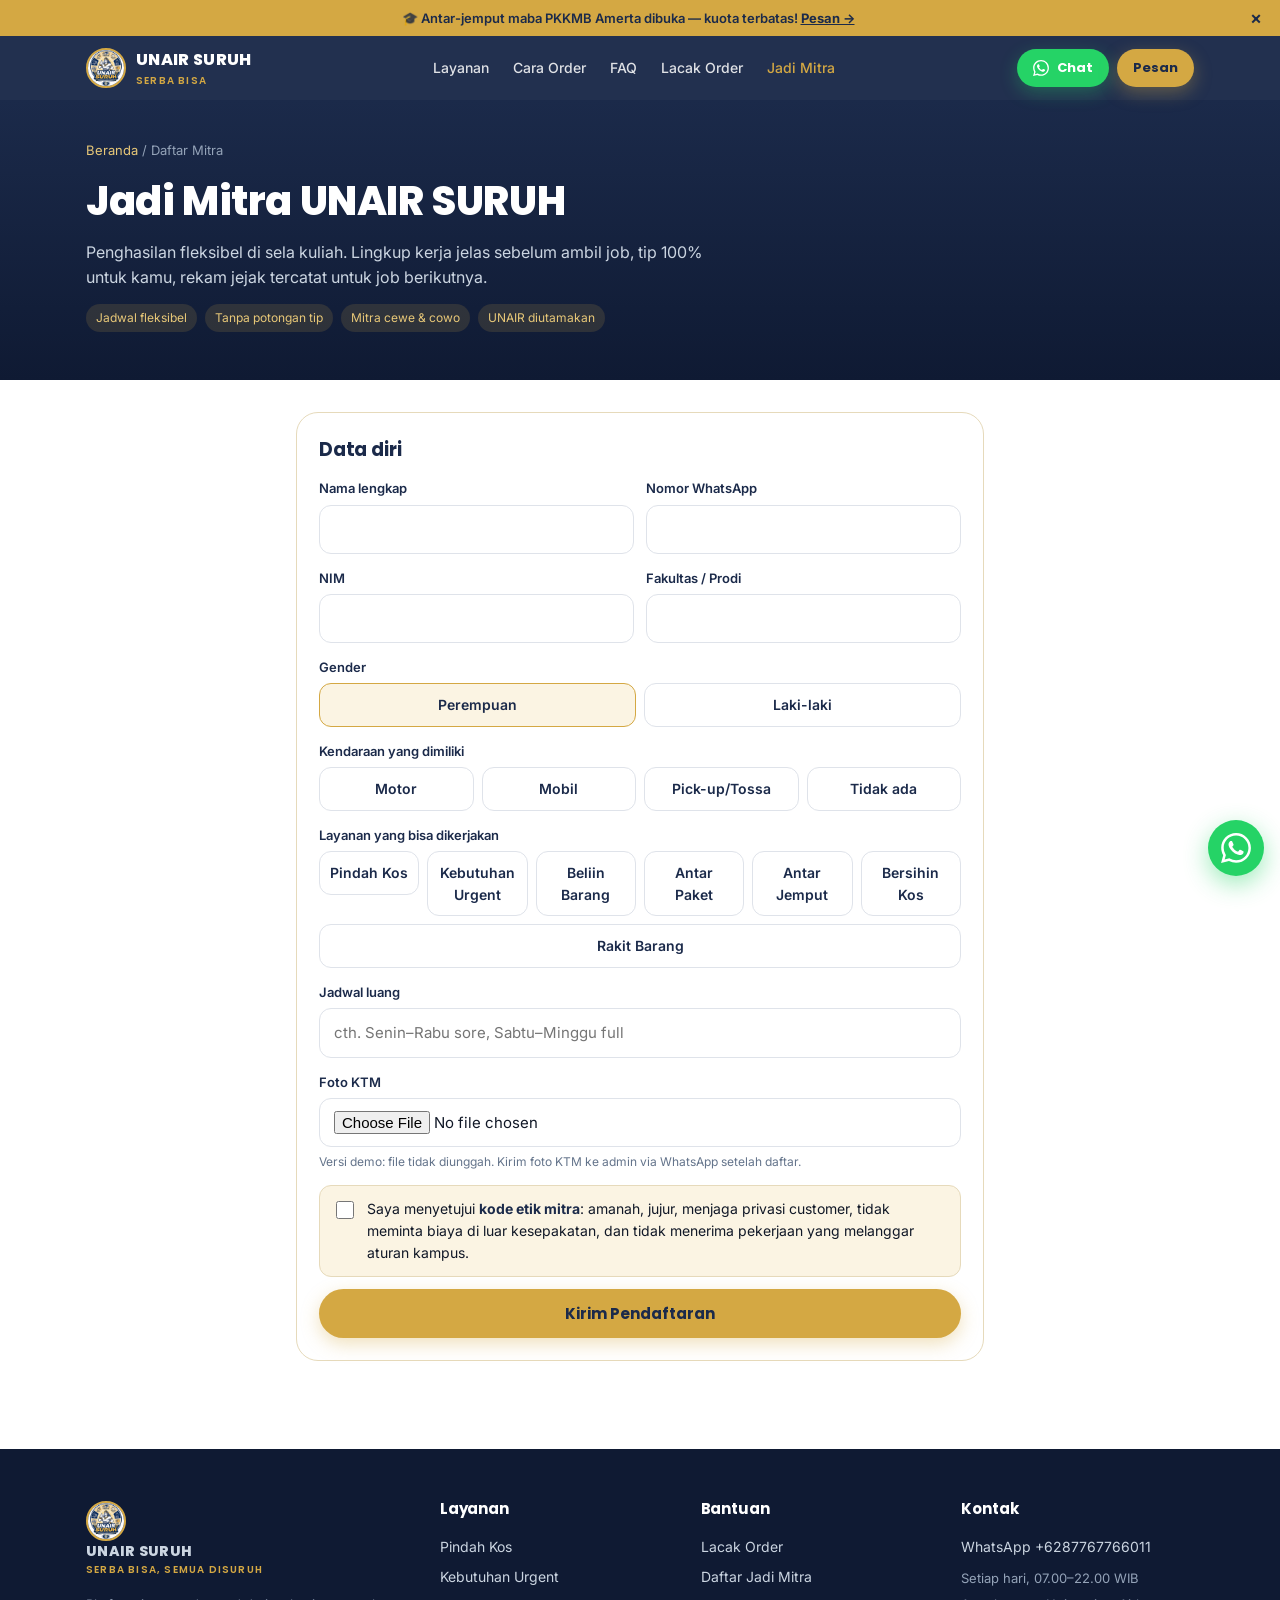
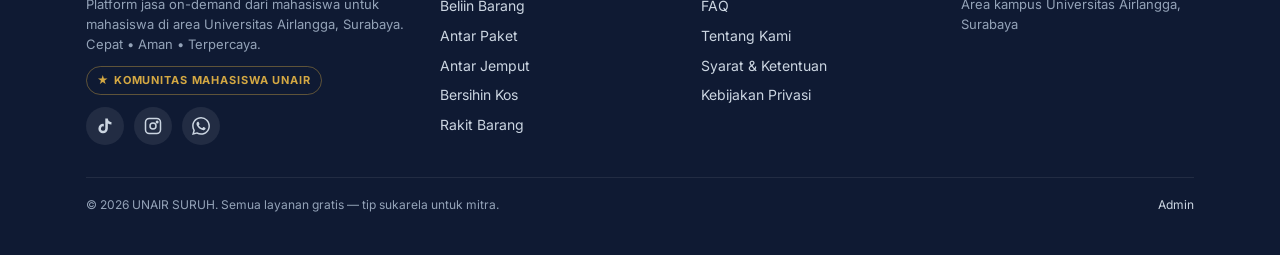
<file: daftar-mitra.html>
<!doctype html>
<html lang="id">
<head>
<meta charset="utf-8">
<meta name="viewport" content="width=device-width,initial-scale=1,viewport-fit=cover">
<title>Daftar Jadi Mitra — UNAIR SURUH</title>
<meta name="description" content="Jadi mitra UNAIR SURUH: penghasilan fleksibel di sela jadwal kuliah. Wajib mahasiswa dengan KTM.">
<meta name="theme-color" content="#1B2A4A">
<link rel="icon" href="public/images/unair-suruh-logo-sm.jpg">
<link rel="preconnect" href="https://fonts.googleapis.com"><link rel="preconnect" href="https://fonts.gstatic.com" crossorigin>
<link rel="stylesheet" href="https://fonts.googleapis.com/css2?family=Poppins:wght@500;600;700;800&family=Inter:wght@400;500;600;700&display=swap">
<link rel="stylesheet" href="assets/css/style.css">
</head>
<body data-page="mitra">
<div id="site-top"></div>
<main>
  <header class="page-hero"><div class="container">
    <div class="crumbs"><a href="index.html">Beranda</a> / Daftar Mitra</div>
    <h1>Jadi Mitra UNAIR SURUH</h1>
    <p>Penghasilan fleksibel di sela kuliah. Lingkup kerja jelas sebelum ambil job, tip 100% untuk kamu, rekam jejak tercatat untuk job berikutnya.</p>
    <div class="mitra-perks"><span>Jadwal fleksibel</span><span>Tanpa potongan tip</span><span>Mitra cewe & cowo</span><span>UNAIR diutamakan</span></div>
  </div></header>

  <section class="section" style="padding-top:32px"><div class="container narrow">
    <form class="card" id="mf" novalidate>
      <h3 style="margin-bottom:14px">Data diri</h3>
      <div class="row2">
        <div class="field"><label for="m-name">Nama lengkap</label><input class="input" id="m-name" name="name" required><span class="err">Wajib diisi.</span></div>
        <div class="field"><label for="m-wa">Nomor WhatsApp</label><input class="input" id="m-wa" name="wa" type="tel" inputmode="tel" required><span class="err">Wajib diisi.</span></div>
      </div>
      <div class="row2">
        <div class="field"><label for="m-nim">NIM</label><input class="input" id="m-nim" name="nim" required><span class="err">Wajib diisi.</span></div>
        <div class="field"><label for="m-fak">Fakultas / Prodi</label><input class="input" id="m-fak" name="faculty" required><span class="err">Wajib diisi.</span></div>
      </div>
      <div class="field"><label>Gender</label><div class="seg"><label><input type="radio" name="gender" value="Perempuan" checked><span>Perempuan</span></label><label><input type="radio" name="gender" value="Laki-laki"><span>Laki-laki</span></label></div></div>
      <div class="field"><label>Kendaraan yang dimiliki</label><div class="seg">
        <label><input type="checkbox" name="vehicle" value="Motor"><span>Motor</span></label><label><input type="checkbox" name="vehicle" value="Mobil"><span>Mobil</span></label><label><input type="checkbox" name="vehicle" value="Pick-up/Tossa"><span>Pick-up/Tossa</span></label><label><input type="checkbox" name="vehicle" value="Tidak ada"><span>Tidak ada</span></label></div></div>
      <div class="field"><label>Layanan yang bisa dikerjakan</label><div class="seg" id="m-skills"></div></div>
      <div class="field"><label for="m-sched">Jadwal luang</label><input class="input" id="m-sched" name="schedule" placeholder="cth. Senin–Rabu sore, Sabtu–Minggu full"></div>
      <div class="field"><label for="m-ktm">Foto KTM</label><input class="input" id="m-ktm" name="ktm" type="file" accept="image/*"><span class="hint">Versi demo: file tidak diunggah. Kirim foto KTM ke admin via WhatsApp setelah daftar.</span></div>
      <label class="check"><input type="checkbox" id="m-ethic"><span>Saya menyetujui <b>kode etik mitra</b>: amanah, jujur, menjaga privasi customer, tidak meminta biaya di luar kesepakatan, dan tidak menerima pekerjaan yang melanggar aturan kampus.</span></label>
      <p class="err" id="m-err">Centang persetujuan kode etik.</p>
      <button class="btn btn-gold btn-block" type="submit">Kirim Pendaftaran</button>
    </form>
    <div id="m-ok" class="card success" hidden><div class="ok">✓</div><h3>Pendaftaran terkirim!</h3><p>Tim People akan memverifikasi datamu. Kirim foto KTM ke admin agar proses lebih cepat.</p>
      <a class="btn btn-wa" id="m-wa-btn" style="margin-top:14px" target="_blank" rel="noopener">Kirim ke WhatsApp Admin</a></div>
  </div></section>
</main>
<div id="site-footer"></div>
<script src="assets/js/data.js"></script>
<script src="assets/js/app.js"></script>
<script>
(function(){
  const $ = id => document.getElementById(id), f = $('mf');
  $('m-skills').innerHTML = US.SERVICES.map(s => `<label><input type="checkbox" name="skills" value="${s.name}"><span>${s.name}</span></label>`).join('');
  f.querySelectorAll('.input').forEach(i => i.addEventListener('input', () => i.closest('.field').classList.remove('invalid')));
  f.addEventListener('submit', e => {
    e.preventDefault();
    const ok = ['name','wa','nim','faculty'].map(n => { const el = f.elements[n], v = el.value.trim() !== ''; el.closest('.field').classList.toggle('invalid', !v); return v; }).every(Boolean);
    const eth = $('m-ethic').checked; $('m-err').style.display = eth ? 'none' : 'block';
    if (!ok || !eth) return;
    const fd = new FormData(f);
    const w = { id: 'W' + Date.now().toString(36).toUpperCase(), name: fd.get('name').trim(), wa: US.normWa(fd.get('wa')), nim: fd.get('nim').trim(), faculty: fd.get('faculty').trim(),
      gender: fd.get('gender'), vehicles: fd.getAll('vehicle'), skills: fd.getAll('skills'), schedule: fd.get('schedule'), status: 'pendaftar', rating: null, jobs: 0, createdAt: new Date().toISOString() };
    const all = US.store.read('us_workers', []); all.push(w); US.store.write('us_workers', all);
    $('m-wa-btn').href = US.waLink(`Halo Admin UNAIR SURUH, saya sudah daftar jadi mitra.\n\nNama: ${w.name}\nNIM: ${w.nim}\nFakultas: ${w.faculty}\nGender: ${w.gender}\nKendaraan: ${w.vehicles.join(', ') || '-'}\nLayanan: ${w.skills.join(', ') || '-'}\nJadwal: ${w.schedule || '-'}\n\n(Foto KTM saya lampirkan)`);
    f.hidden = true; $('m-ok').hidden = false; window.scrollTo({ top: 0, behavior: 'smooth' });
  });
})();
</script>
</body>
</html>
</file>
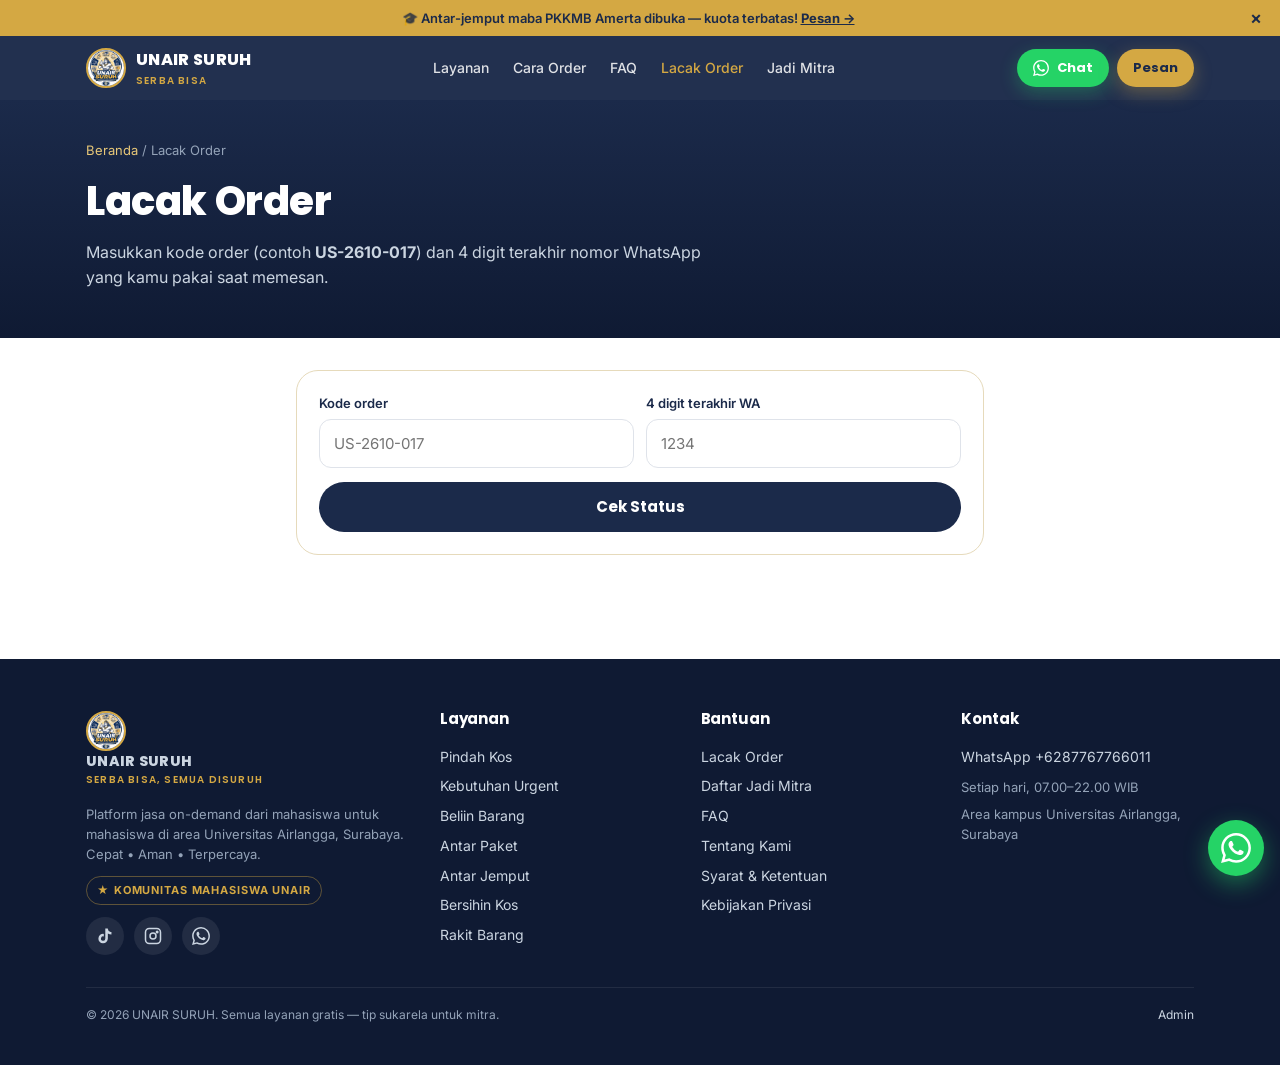
<file: lacak.html>
<!doctype html>
<html lang="id">
<head>
<meta charset="utf-8">
<meta name="viewport" content="width=device-width,initial-scale=1,viewport-fit=cover">
<title>Lacak Order — UNAIR SURUH</title>
<meta name="description" content="Lacak status order UNAIR SURUH dengan kode order dan 4 digit terakhir nomor WhatsApp.">
<meta name="theme-color" content="#1B2A4A">
<link rel="icon" href="public/images/unair-suruh-logo-sm.jpg">
<link rel="preconnect" href="https://fonts.googleapis.com"><link rel="preconnect" href="https://fonts.gstatic.com" crossorigin>
<link rel="stylesheet" href="https://fonts.googleapis.com/css2?family=Poppins:wght@500;600;700;800&family=Inter:wght@400;500;600;700&display=swap">
<link rel="stylesheet" href="assets/css/style.css">
</head>
<body data-page="lacak">
<div id="site-top"></div>
<main>
  <header class="page-hero"><div class="container">
    <div class="crumbs"><a href="index.html">Beranda</a> / Lacak Order</div>
    <h1>Lacak Order</h1>
    <p>Masukkan kode order (contoh <b>US-2610-017</b>) dan 4 digit terakhir nomor WhatsApp yang kamu pakai saat memesan.</p>
  </div></header>

  <section class="section" style="padding-top:32px"><div class="container narrow">
    <form class="card" id="lf" novalidate>
      <div class="row2">
        <div class="field"><label for="l-code">Kode order</label><input class="input" id="l-code" placeholder="US-2610-017" autocapitalize="characters" required></div>
        <div class="field"><label for="l-wa">4 digit terakhir WA</label><input class="input" id="l-wa" inputmode="numeric" maxlength="4" placeholder="1234" required></div>
      </div>
      <p class="err" id="l-err" style="margin-bottom:10px"></p>
      <button class="btn btn-navy btn-block" type="submit">Cek Status</button>
    </form>
    <div id="result" style="margin-top:16px"></div>
  </div></section>
</main>
<div id="site-footer"></div>
<script src="assets/js/data.js"></script>
<script src="assets/js/app.js"></script>
<script>
(function(){
  const $ = id => document.getElementById(id), E = US.esc;
  let current = null;

  function render(){
    const o = US.findOrder(current); if (!o) return;
    const idx = o.status === 'batal' ? -1 : US.STATUS.findIndex(s => s[0] === o.status);
    const waitingAkad = o.status === 'diterima' && o.akad && !o.akad.approvedAt && o.akad.state !== 'revisi';
    const tl = US.STATUS.map((s, i) => {
      const cls = i < idx || (i === idx && o.status === 'selesai') ? 'done' : i === idx ? 'now' : '';
      const sub = i === 0 ? US.fmtDate(o.createdAt) : i === 1 && o.akad?.approvedAt ? `Disetujui ${US.fmtDate(o.akad.approvedAt)}` : i === 1 && waitingAkad ? 'Menunggu persetujuanmu' : '';
      return `<li class="${cls}"><span class="dot">${cls === 'done' ? '✓' : ''}</span><b>${s[1]}</b><small>${sub}</small></li>`;
    }).join('');
    const workers = US.store.read('us_workers', []); const w = workers.find(x => x.id === o.worker);
    const s = US.settings();

    let akad = '';
    if (o.akad) {
      const a = o.akad;
      akad = `<div class="card akad"><h3>📜 Akad Digital <span class="status-pill">v${a.version}</span></h3>
        <p style="font-size:13px;margin-top:4px">Dikirim ${US.fmtDate(a.sentAt)}</p>
        <div class="summary" style="margin-top:12px;background:#fff">
          <div class="r"><span>Layanan</span><span>${E(o.serviceName)} — ${E(o.sub)}</span></div>
          <div class="r"><span>Jadwal</span><span>${E(a.schedule || (o.detail.date + ' ' + o.detail.time))}</span></div>
          <div class="r"><span>Lingkup kerja</span><span>${E(a.scope)}</span></div>
          ${o.private ? `<div class="r"><span>Ruang privat</span><span>Mitra ${E(o.gender)}</span></div>` : ''}
          <div class="r total"><span>Biaya layanan</span><span>Rp 0 · GRATIS</span></div>
        </div>
        <p style="font-size:13px">Tip/ujrah untuk mitra bersifat <b>sukarela</b> dan 100% untuk mitra. Tidak ada potongan platform.</p>
        ${a.approvedAt ? `<div class="note" style="margin:12px 0 0">✅ Kamu menyetujui akad ini pada ${US.fmtDate(a.approvedAt)}.</div>`
          : a.state === 'revisi' ? `<div class="note warn" style="margin:12px 0 0">✏️ Permintaan revisi terkirim: "${E(a.revisionNote)}". Admin akan mengirim akad baru.</div>`
          : `<div style="display:flex;gap:10px;margin-top:14px;flex-wrap:wrap"><button class="btn btn-gold" id="a-ok" style="flex:1">Setuju & Mulai</button><button class="btn btn-ghost" id="a-rev" style="flex:1">Minta Revisi</button></div>`}
      </div>`;
    } else if (o.status === 'diterima') {
      akad = `<div class="card"><h3>⏳ Menunggu konfirmasi admin</h3><p style="margin-top:6px;font-size:14px">Admin sedang menyiapkan rincian pekerjaan (akad). Kamu akan diminta menyetujuinya di halaman ini sebelum pekerjaan dimulai.</p>
        <a class="btn btn-wa btn-sm" style="margin-top:12px" target="_blank" rel="noopener" href="${US.waLink(`Halo Admin, saya mau cek order ${o.code}.`)}">Hubungi Admin</a></div>`;
    }

    const worker = w ? `<div class="card"><h3>Mitra yang ditugaskan</h3>
      <div class="testi" style="border:0;padding:12px 0 0"><div class="who"><span class="av">${E(w.name[0])}</span><span><b>${E(w.name)}</b><span>${E(w.faculty || 'Mitra UNAIR SURUH')} · ${E(w.gender)} · ★ ${w.rating || '-'}</span></span></div></div></div>` : '';

    const tip = o.status === 'selesai' || o.status === 'dikerjakan' ? `<div class="card"><h3>Mau kasih tip ke mitra? (opsional)</h3>
      <p style="font-size:14px;margin-top:6px">Sepenuhnya sukarela. Transfer langsung ke mitra, tanpa potongan.</p>
      <p style="font-size:14px;margin-top:8px"><b>${E(w?.payout || s.bank || 'Info rekening/QRIS mitra akan dikirim via WhatsApp.')}</b></p></div>` : '';

    const rate = o.status === 'selesai' ? (o.rating ? `<div class="card"><h3>Terima kasih atas ratingnya!</h3><p style="margin-top:6px">${'★'.repeat(o.rating)} ${o.review ? '— "' + E(o.review) + '"' : ''}</p></div>`
      : `<div class="card"><h3>Beri rating</h3><div class="stars-input" id="stars" role="radiogroup" aria-label="Rating">${[1,2,3,4,5].map(n => `<button type="button" data-n="${n}" aria-label="${n} bintang">★</button>`).join('')}</div>
        <div class="field" style="margin-top:10px"><textarea class="textarea" id="rv" placeholder="Ceritakan pengalamanmu (boleh tampil sebagai testimoni)"></textarea></div>
        <button class="btn btn-navy" id="rv-send">Kirim Rating</button></div>`) : '';

    $('result').innerHTML = `<div class="card"><div style="display:flex;justify-content:space-between;gap:10px;flex-wrap:wrap;align-items:center">
        <div><small style="color:var(--muted)">Kode order</small><h2 style="font-size:24px">${E(o.code)}</h2></div>
        <span class="status-pill">${E(US.statusLabel(o.status))}</span></div>
        <p style="margin:6px 0 16px;font-size:14px">${E(o.serviceName)} — ${E(o.sub)} · ${E(o.detail.from)}</p>
        ${o.status === 'batal' ? '<div class="note warn">Order ini dibatalkan.</div>' : `<ul class="timeline">${tl}</ul>`}
      </div>${akad}${worker}${tip}${rate}`;

    $('a-ok')?.addEventListener('click', () => {
      US.updateOrder(o.code, x => { x.akad.approvedAt = new Date().toISOString(); x.akad.state = 'disetujui'; x.status = 'akad'; US.log(x, 'Customer', `Menyetujui akad v${x.akad.version}`); });
      US.toast('Akad disetujui. Pekerjaan siap dijadwalkan.'); render();
    });
    $('a-rev')?.addEventListener('click', () => {
      const note = prompt('Apa yang perlu direvisi?'); if (!note) return;
      US.updateOrder(o.code, x => { x.akad.state = 'revisi'; x.akad.revisionNote = note; US.log(x, 'Customer', `Minta revisi akad v${x.akad.version}: ${note}`); });
      US.toast('Permintaan revisi terkirim.'); render();
    });
    let stars = 0;
    document.querySelectorAll('#stars button').forEach(b => b.addEventListener('click', () => {
      stars = +b.dataset.n; document.querySelectorAll('#stars button').forEach(x => x.classList.toggle('on', +x.dataset.n <= stars));
    }));
    $('rv-send')?.addEventListener('click', () => {
      if (!stars) return US.toast('Pilih jumlah bintang dulu.');
      US.updateOrder(o.code, x => { x.rating = stars; x.review = $('rv').value.trim(); x.ratedAt = new Date().toISOString(); US.log(x, 'Customer', `Memberi rating ${stars}`); });
      US.toast('Terima kasih!'); render();
    });
  }

  $('lf').addEventListener('submit', e => {
    e.preventDefault();
    const code = $('l-code').value.trim().toUpperCase(), last = $('l-wa').value.trim();
    const o = US.findOrder(code);
    if (!o || !/^\d{4}$/.test(last) || !o.wa.endsWith(last)) {
      $('l-err').textContent = 'Order tidak ditemukan. Periksa kode dan 4 digit nomor WA.'; $('l-err').style.display = 'block'; $('result').innerHTML = ''; return;
    }
    $('l-err').style.display = 'none'; current = code; render();
  });
  const q = new URLSearchParams(location.search).get('kode');
  if (q) { $('l-code').value = q; $('l-wa').focus(); }
})();
</script>
</body>
</html>
</file>
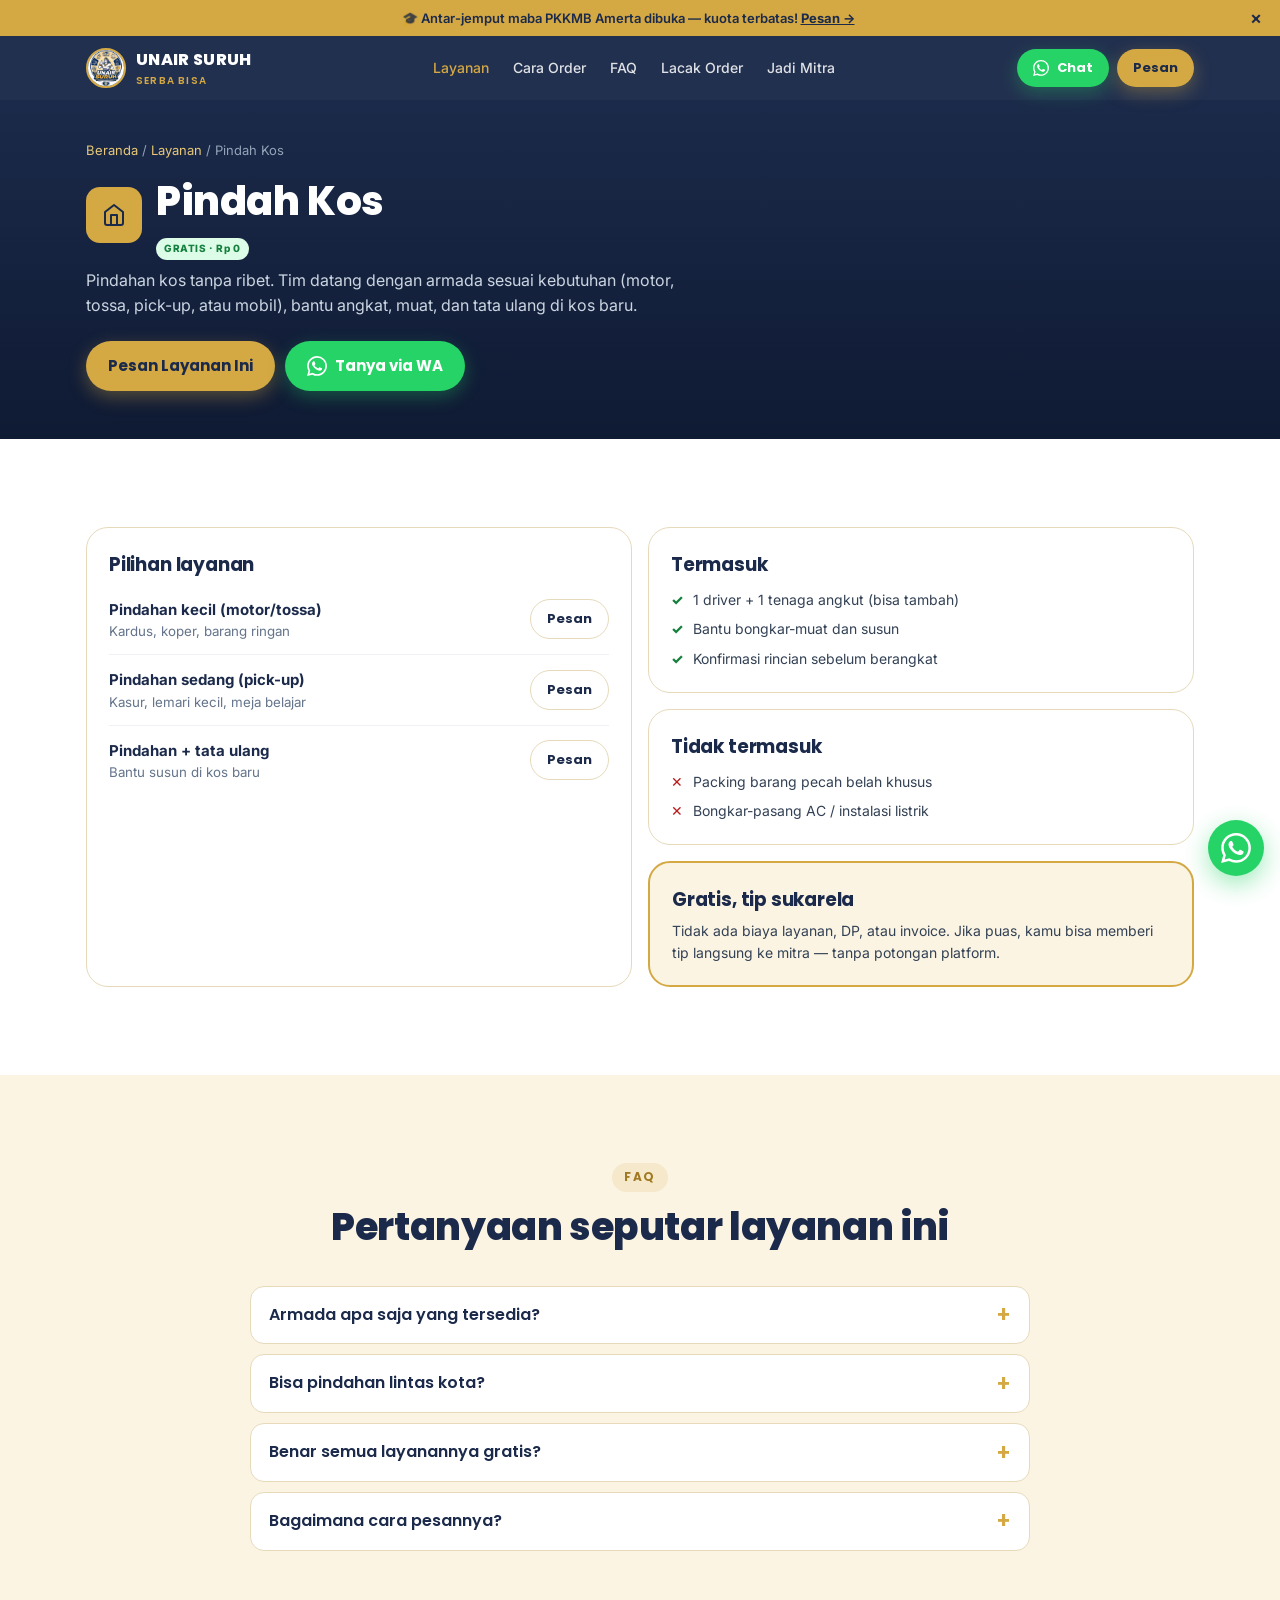
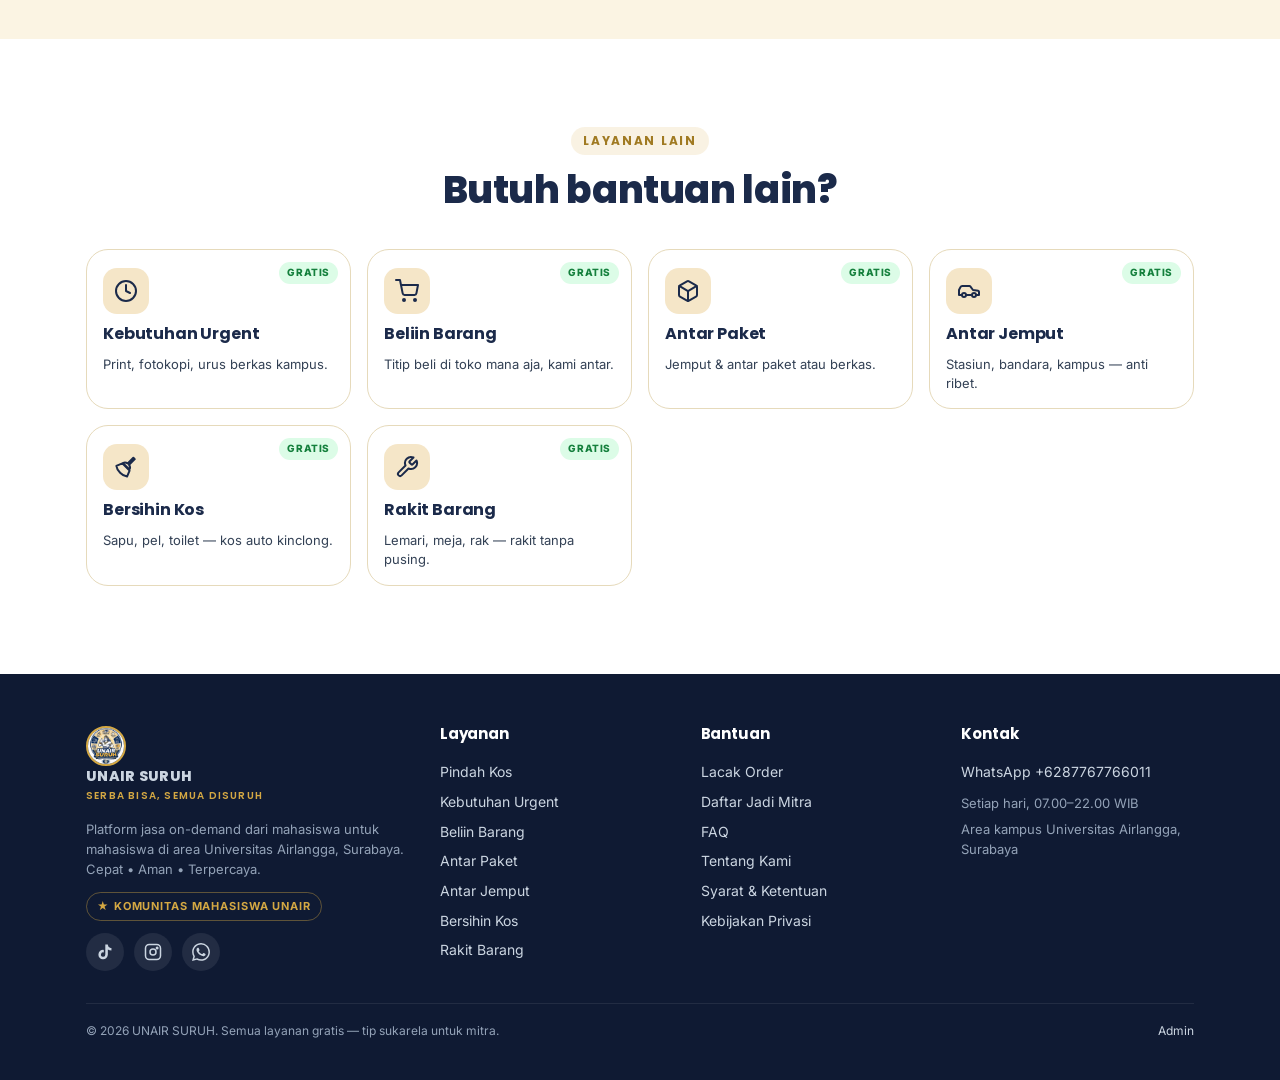
<file: layanan.html>
<!doctype html>
<html lang="id">
<head>
<meta charset="utf-8">
<meta name="viewport" content="width=device-width,initial-scale=1,viewport-fit=cover">
<title>Layanan — UNAIR SURUH</title>
<meta name="description" content="Detail layanan UNAIR SURUH. Semua layanan gratis, tip sukarela untuk mitra.">
<meta name="theme-color" content="#1B2A4A">
<link rel="icon" href="public/images/unair-suruh-logo-sm.jpg">
<link rel="preconnect" href="https://fonts.googleapis.com"><link rel="preconnect" href="https://fonts.gstatic.com" crossorigin>
<link rel="stylesheet" href="https://fonts.googleapis.com/css2?family=Poppins:wght@500;600;700;800&family=Inter:wght@400;500;600;700&display=swap">
<link rel="stylesheet" href="assets/css/style.css">
</head>
<body data-page="layanan">
<div id="site-top"></div>
<main>
  <header class="page-hero"><div class="container">
    <div class="crumbs"><a href="index.html">Beranda</a> / <a href="index.html#layanan">Layanan</a> / <span id="crumb"></span></div>
    <div style="display:flex;gap:14px;align-items:center">
      <span class="svc-icon" id="h-icon" style="width:56px;height:56px;background:var(--gold)"></span>
      <div><h1 id="h-name"></h1><span class="badge" style="background:#dcfce7;color:var(--success);margin-top:6px">GRATIS · Rp 0</span></div>
    </div>
    <p id="h-desc"></p>
    <div class="hero-ctas"><button class="btn btn-gold" id="h-order">Pesan Layanan Ini</button><a class="btn btn-wa" id="h-wa" target="_blank" rel="noopener"><span class="ico"></span>Tanya via WA</a></div>
  </div></header>

  <section class="section"><div class="container two-col">
    <div class="card"><h3>Pilihan layanan</h3><div id="subs" style="margin-top:6px"></div></div>
    <div>
      <div class="card"><h3>Termasuk</h3><ul class="list-check" id="inc"></ul></div>
      <div class="card"><h3>Tidak termasuk</h3><ul class="list-check list-x" id="exc"></ul></div>
      <div class="card akad"><h3>Gratis, tip sukarela</h3><p style="margin-top:6px;font-size:14px">Tidak ada biaya layanan, DP, atau invoice. Jika puas, kamu bisa memberi tip langsung ke mitra — tanpa potongan platform.</p></div>
    </div>
  </div></section>

  <section class="section bg-cream" id="faq-sec"><div class="container">
    <div class="section-head"><span class="eyebrow">FAQ</span><h2>Pertanyaan seputar layanan ini</h2></div>
    <div class="faq" id="faq"></div>
  </div></section>

  <section class="section"><div class="container">
    <div class="section-head"><span class="eyebrow">Layanan Lain</span><h2>Butuh bantuan lain?</h2></div>
    <div class="services" id="others"></div>
  </div></section>
</main>
<div id="site-footer"></div>
<script src="assets/js/data.js"></script>
<script src="assets/js/app.js"></script>
<script>
(function(){
  const slug = new URLSearchParams(location.search).get('s');
  const s = US.svc(slug) || US.SERVICES[0], $ = id => document.getElementById(id);
  document.title = `${s.name} Gratis — UNAIR SURUH`;
  $('crumb').textContent = s.name; $('h-name').textContent = s.name; $('h-desc').textContent = s.desc;
  $('h-icon').innerHTML = US.icon(s.icon);
  $('h-order').dataset.order = s.slug;
  $('h-wa').href = US.waLink(`Halo Admin UNAIR SURUH, saya mau tanya layanan ${s.name}.`);
  $('h-wa').querySelector('.ico').innerHTML = US.WA_SVG;
  $('subs').innerHTML = s.subs.map(x => `<div class="sub-svc"><div><b>${US.esc(x[0])}</b><small>${US.esc(x[1])}</small></div><button class="btn btn-ghost btn-sm" data-order="${s.slug}">Pesan</button></div>`).join('');
  $('inc').innerHTML = s.includes.map(x => `<li>${US.esc(x)}</li>`).join('');
  $('exc').innerHTML = s.excludes.map(x => `<li>${US.esc(x)}</li>`).join('');
  const faq = s.faq.concat(US.content().faq.slice(0, 2));
  $('faq').innerHTML = faq.map(f => `<details><summary>${US.esc(f[0])}</summary><p>${US.esc(f[1])}</p></details>`).join('');
  $('others').innerHTML = US.SERVICES.filter(x => x.slug !== s.slug).map(x => `
    <a class="service" href="layanan.html?s=${x.slug}"><span class="badge badge-free">GRATIS</span><span class="svc-icon">${US.icon(x.icon)}</span><h3>${x.name}</h3><p>${x.short}</p></a>`).join('');
})();
</script>
</body>
</html>
</file>
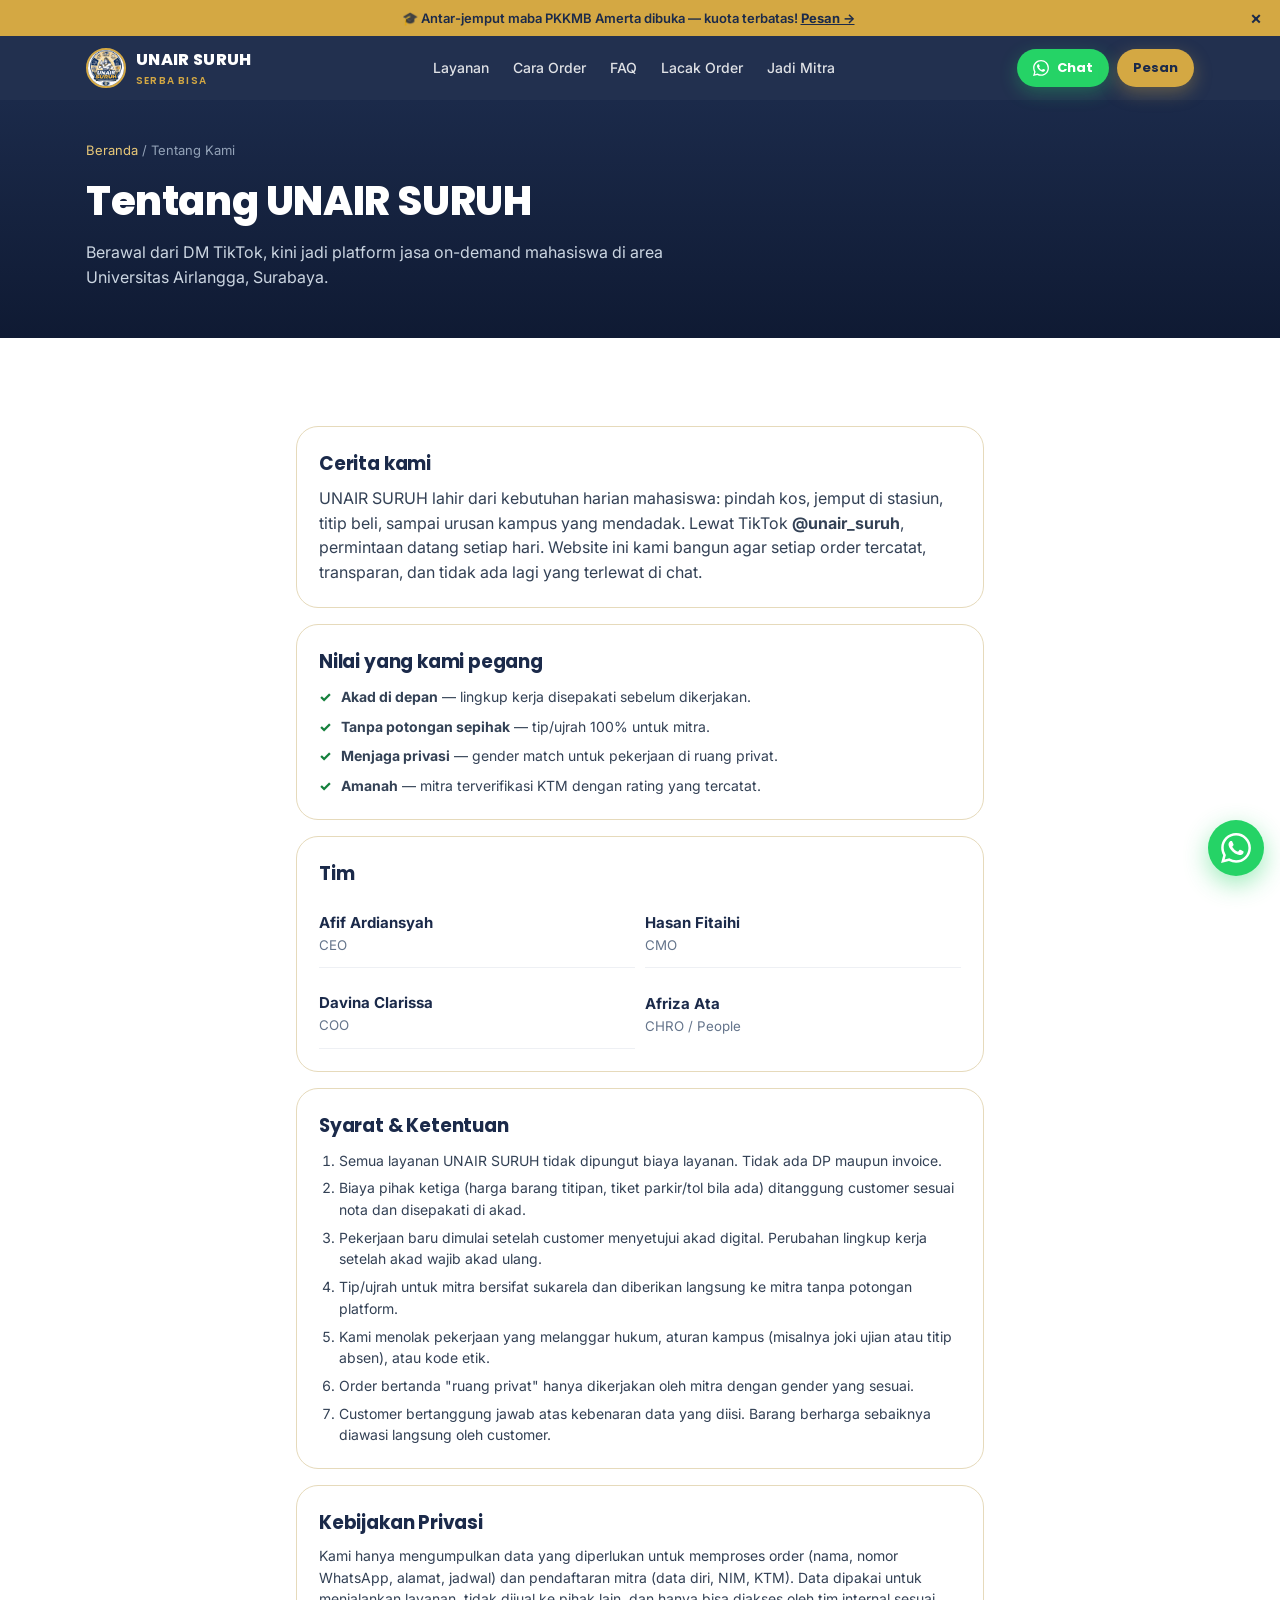
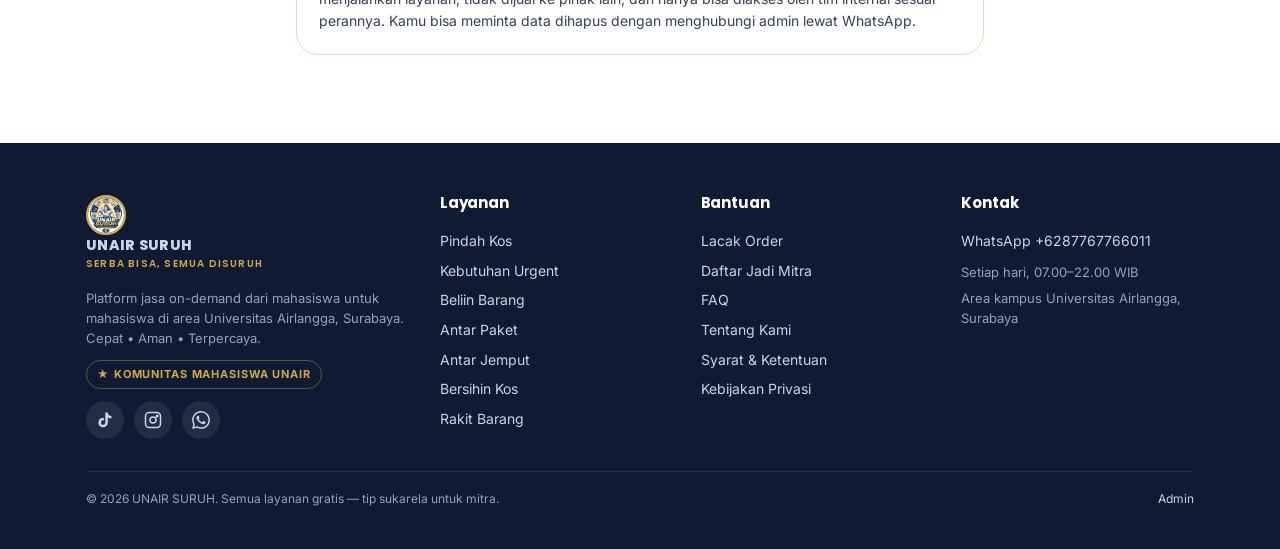
<file: tentang.html>
<!doctype html>
<html lang="id">
<head>
<meta charset="utf-8">
<meta name="viewport" content="width=device-width,initial-scale=1,viewport-fit=cover">
<title>Tentang Kami — UNAIR SURUH</title>
<meta name="description" content="Tentang UNAIR SURUH, nilai kami, syarat & ketentuan, dan kebijakan privasi.">
<meta name="theme-color" content="#1B2A4A">
<link rel="icon" href="public/images/unair-suruh-logo-sm.jpg">
<link rel="preconnect" href="https://fonts.googleapis.com"><link rel="preconnect" href="https://fonts.gstatic.com" crossorigin>
<link rel="stylesheet" href="https://fonts.googleapis.com/css2?family=Poppins:wght@500;600;700;800&family=Inter:wght@400;500;600;700&display=swap">
<link rel="stylesheet" href="assets/css/style.css">
</head>
<body data-page="tentang">
<div id="site-top"></div>
<main>
  <header class="page-hero"><div class="container">
    <div class="crumbs"><a href="index.html">Beranda</a> / Tentang Kami</div>
    <h1>Tentang UNAIR SURUH</h1>
    <p>Berawal dari DM TikTok, kini jadi platform jasa on-demand mahasiswa di area Universitas Airlangga, Surabaya.</p>
  </div></header>

  <section class="section"><div class="container narrow">
    <div class="card">
      <h3>Cerita kami</h3>
      <p style="margin-top:8px">UNAIR SURUH lahir dari kebutuhan harian mahasiswa: pindah kos, jemput di stasiun, titip beli, sampai urusan kampus yang mendadak. Lewat TikTok <b>@unair_suruh</b>, permintaan datang setiap hari. Website ini kami bangun agar setiap order tercatat, transparan, dan tidak ada lagi yang terlewat di chat.</p>
    </div>
    <div class="card">
      <h3>Nilai yang kami pegang</h3>
      <ul class="list-check">
        <li><span><b>Akad di depan</b> — lingkup kerja disepakati sebelum dikerjakan.</span></li>
        <li><span><b>Tanpa potongan sepihak</b> — tip/ujrah 100% untuk mitra.</span></li>
        <li><span><b>Menjaga privasi</b> — gender match untuk pekerjaan di ruang privat.</span></li>
        <li><span><b>Amanah</b> — mitra terverifikasi KTM dengan rating yang tercatat.</span></li>
      </ul>
    </div>
    <div class="card">
      <h3>Tim</h3>
      <div class="two-col" style="margin-top:10px;gap:10px">
        <div class="sub-svc"><div><b>Afif Ardiansyah</b><small>CEO</small></div></div>
        <div class="sub-svc"><div><b>Hasan Fitaihi</b><small>CMO</small></div></div>
        <div class="sub-svc"><div><b>Davina Clarissa</b><small>COO</small></div></div>
        <div class="sub-svc"><div><b>Afriza Ata</b><small>CHRO / People</small></div></div>
      </div>
    </div>

    <div class="card" id="syarat">
      <h3>Syarat & Ketentuan</h3>
      <ol style="margin:10px 0 0;padding-left:20px;color:var(--ink-soft);font-size:14px;display:grid;gap:6px">
        <li>Semua layanan UNAIR SURUH tidak dipungut biaya layanan. Tidak ada DP maupun invoice.</li>
        <li>Biaya pihak ketiga (harga barang titipan, tiket parkir/tol bila ada) ditanggung customer sesuai nota dan disepakati di akad.</li>
        <li>Pekerjaan baru dimulai setelah customer menyetujui akad digital. Perubahan lingkup kerja setelah akad wajib akad ulang.</li>
        <li>Tip/ujrah untuk mitra bersifat sukarela dan diberikan langsung ke mitra tanpa potongan platform.</li>
        <li>Kami menolak pekerjaan yang melanggar hukum, aturan kampus (misalnya joki ujian atau titip absen), atau kode etik.</li>
        <li>Order bertanda "ruang privat" hanya dikerjakan oleh mitra dengan gender yang sesuai.</li>
        <li>Customer bertanggung jawab atas kebenaran data yang diisi. Barang berharga sebaiknya diawasi langsung oleh customer.</li>
      </ol>
    </div>
    <div class="card" id="privasi">
      <h3>Kebijakan Privasi</h3>
      <p style="margin-top:8px;font-size:14px">Kami hanya mengumpulkan data yang diperlukan untuk memproses order (nama, nomor WhatsApp, alamat, jadwal) dan pendaftaran mitra (data diri, NIM, KTM). Data dipakai untuk menjalankan layanan, tidak dijual ke pihak lain, dan hanya bisa diakses oleh tim internal sesuai perannya. Kamu bisa meminta data dihapus dengan menghubungi admin lewat WhatsApp.</p>
    </div>
  </div></section>
</main>
<div id="site-footer"></div>
<script src="assets/js/data.js"></script>
<script src="assets/js/app.js"></script>
</body>
</html>
</file>
<file: assets/css/style.css>
/* UNAIR SURUH — mobile-first. Navy / gold / cream mengikuti logo resmi.
   Struktur landing mengikuti pola KostCare (hero → layanan → keunggulan →
   cara order → area → testimoni → FAQ → CTA WA), identitas tetap UNAIR SURUH. */

:root{
  --navy:#1B2A4A; --navy-deep:#0F1A33; --gold:#D4A843; --gold-soft:#E8C878;
  --cream:#F5E6C8; --cream-soft:#FBF4E3; --white:#FFFFFF; --dark:#111827;
  --ink-soft:#334155; --muted:#64748b; --line:#E6DABB; --success:#15803d; --danger:#b91c1c;
  --wa:#25D366; --wa-dark:#128C7E;
  --radius:14px; --radius-lg:22px;
  --shadow-sm:0 1px 2px rgba(27,42,74,.06),0 2px 8px rgba(27,42,74,.04);
  --shadow-md:0 4px 12px rgba(27,42,74,.08),0 12px 32px rgba(27,42,74,.06);
  --shadow-lg:0 10px 30px rgba(27,42,74,.14),0 30px 60px rgba(27,42,74,.08);
  --font-display:'Poppins',ui-sans-serif,system-ui,sans-serif;
  --font-body:'Inter',ui-sans-serif,system-ui,sans-serif;
  color-scheme:light;
}
*,*::before,*::after{box-sizing:border-box}
html{scroll-behavior:smooth;scroll-padding-top:76px}
body{margin:0;background:var(--white);color:var(--dark);font-family:var(--font-body);line-height:1.55;-webkit-font-smoothing:antialiased}
img{max-width:100%;display:block}
h1,h2,h3,h4{font-family:var(--font-display);margin:0;letter-spacing:-.01em;color:var(--navy);text-wrap:balance}
p{margin:0;color:var(--ink-soft)}
a{color:inherit;text-decoration:none}
button{font:inherit;cursor:pointer;border:0;background:none;color:inherit}
input,select,textarea{font:inherit}
:focus-visible{outline:2px solid var(--gold);outline-offset:2px;border-radius:6px}
.container{width:100%;max-width:1140px;margin:0 auto;padding:0 16px}
.sr-only{position:absolute;width:1px;height:1px;overflow:hidden;clip:rect(0 0 0 0)}

/* ── Buttons ── */
.btn{display:inline-flex;align-items:center;justify-content:center;gap:8px;padding:13px 22px;border-radius:999px;font-family:var(--font-display);font-weight:700;font-size:15px;transition:transform .15s,box-shadow .15s,background .15s;white-space:nowrap}
.btn:active{transform:scale(.98)}
.btn-gold{background:var(--gold);color:var(--navy);box-shadow:0 6px 18px rgba(212,168,67,.35)}
.btn-gold:hover{background:var(--gold-soft)}
.btn-navy{background:var(--navy);color:#fff}
.btn-navy:hover{background:var(--navy-deep)}
.btn-wa{background:var(--wa);color:#fff;box-shadow:0 6px 18px rgba(37,211,102,.3)}
.btn-wa:hover{background:var(--wa-dark)}
.btn-ghost{border:1.5px solid var(--line);color:var(--navy);background:#fff}
.btn-ghost:hover{border-color:var(--gold)}
.btn-sm{padding:9px 16px;font-size:13px}
.btn-block{width:100%}
.btn[disabled]{opacity:.5;pointer-events:none}
.ico{width:20px;height:20px;flex:none}

/* ── Promo bar ── */
.promo{background:var(--gold);color:var(--navy);font-size:13px;font-weight:600;text-align:center;padding:8px 40px 8px 16px;position:relative}
.promo a{text-decoration:underline;font-weight:700}
.promo-close{position:absolute;right:10px;top:50%;transform:translateY(-50%);font-size:18px;line-height:1;padding:4px 8px}

/* ── Nav ── */
.nav{position:sticky;top:0;z-index:50;background:rgba(27,42,74,.97);backdrop-filter:blur(8px);color:#fff}
.nav-inner{display:flex;align-items:center;justify-content:space-between;gap:12px;height:64px}
.brand{display:flex;align-items:center;gap:10px;font-family:var(--font-display);font-weight:800;letter-spacing:.02em;color:#fff}
.brand img{width:40px;height:40px;border-radius:50%;object-fit:cover;border:2px solid var(--gold)}
.brand small{display:block;font-size:10px;font-weight:600;color:var(--gold);letter-spacing:.12em}
.nav-links{display:none;gap:24px;font-size:14px;font-weight:500}
.nav-links a{opacity:.85}
.nav-links a:hover,.nav-links a.active{opacity:1;color:var(--gold)}
.nav-actions{display:flex;gap:8px;align-items:center}
.nav-toggle{display:inline-flex;padding:8px;color:#fff}
.mobile-menu{display:none;background:var(--navy);border-top:1px solid rgba(255,255,255,.08);padding:8px 16px 16px}
.mobile-menu.open{display:block}
.mobile-menu a{display:block;padding:12px 4px;border-bottom:1px solid rgba(255,255,255,.08);color:#fff;font-weight:500}
@media(min-width:900px){.nav-links{display:flex}.nav-toggle,.mobile-menu{display:none!important}}
@media(max-width:420px){.nav-actions .btn-wa-nav{display:none}}

/* ── Hero ── */
.hero{background:radial-gradient(1200px 500px at 85% -10%,rgba(212,168,67,.22),transparent 60%),linear-gradient(180deg,var(--navy) 0%,var(--navy-deep) 100%);color:#fff;padding:40px 0 56px;overflow:hidden}
.hero-grid{display:grid;gap:36px;align-items:center}
@media(min-width:900px){.hero-grid{grid-template-columns:1.15fr .85fr}.hero{padding:72px 0 88px}}
.pill{display:inline-flex;align-items:center;gap:8px;background:rgba(212,168,67,.14);border:1px solid rgba(212,168,67,.4);color:var(--gold-soft);padding:6px 12px;border-radius:999px;font-size:12px;font-weight:600}
.pill .dot{width:7px;height:7px;border-radius:50%;background:#4ade80;box-shadow:0 0 0 4px rgba(74,222,128,.2)}
.hero h1{color:#fff;font-size:clamp(30px,6.5vw,54px);line-height:1.1;font-weight:800;margin:16px 0 10px}
.hero h1 .accent{color:var(--gold)}
.hero .tagline{font-family:var(--font-display);font-weight:800;color:var(--gold);letter-spacing:.06em;font-size:clamp(14px,2.6vw,18px)}
.hero .sub{color:#cbd5e1;font-size:16px;max-width:560px;margin-top:12px}
.hero .sub b{color:#fff}
.hero-ctas{display:flex;flex-wrap:wrap;gap:10px;margin-top:24px}
.hero-ctas .btn{flex:1 1 180px}
@media(min-width:600px){.hero-ctas .btn{flex:0 0 auto}}
.hero-stats{display:grid;grid-template-columns:repeat(3,1fr);gap:12px;margin-top:28px;max-width:520px}
.hero-stats div{background:rgba(255,255,255,.06);border:1px solid rgba(255,255,255,.1);border-radius:12px;padding:10px 12px}
.hero-stats b{display:block;font-family:var(--font-display);font-size:20px;color:var(--gold)}
.hero-stats span{font-size:12px;color:#cbd5e1}
.hero-visual{position:relative;max-width:380px;margin:0 auto;width:100%}
.hero-logo{background:#fff;border-radius:50%;padding:10px;box-shadow:0 0 0 8px rgba(212,168,67,.18),var(--shadow-lg);aspect-ratio:1}
.hero-logo img{width:100%;height:100%;border-radius:50%;object-fit:cover}
.float-badge{position:absolute;background:#fff;color:var(--navy);border-radius:14px;padding:10px 12px;display:flex;gap:10px;align-items:center;font-size:13px;font-weight:700;box-shadow:var(--shadow-md);animation:bob 4s ease-in-out infinite}
.float-badge small{display:block;font-weight:500;color:var(--muted);font-size:11px}
.float-badge .fi{width:32px;height:32px;border-radius:10px;display:grid;place-items:center;flex:none}
.fb-1{top:6%;left:-6%}.fb-2{bottom:8%;right:-6%;animation-delay:-2s}
@media(max-width:480px){.fb-1{left:0}.fb-2{right:0}}
@keyframes bob{50%{transform:translateY(-6px)}}
.fleet{display:flex;flex-wrap:wrap;gap:8px;margin-top:18px}
.fleet span{font-size:12px;background:rgba(255,255,255,.08);border:1px solid rgba(255,255,255,.12);padding:5px 10px;border-radius:999px;color:#e2e8f0}

/* ── Sections ── */
.section{padding:64px 0}
@media(min-width:900px){.section{padding:88px 0}}
.bg-cream{background:var(--cream-soft)}
.bg-navy{background:var(--navy);color:#fff}
.bg-navy h2,.bg-navy h3{color:#fff}
.bg-navy p{color:#cbd5e1}
.section-head{text-align:center;max-width:680px;margin:0 auto 36px}
.eyebrow{display:inline-block;font-family:var(--font-display);font-size:12px;font-weight:700;letter-spacing:.14em;text-transform:uppercase;color:#a07a22;background:rgba(212,168,67,.15);padding:5px 12px;border-radius:999px;margin-bottom:12px}
.bg-navy .eyebrow{color:var(--gold-soft);background:rgba(212,168,67,.15)}
.section-head h2{font-size:clamp(24px,4.4vw,38px);font-weight:800;line-height:1.2}
.section-head p{margin-top:10px;font-size:16px}

/* ── Service cards ── */
.services{display:grid;grid-template-columns:repeat(2,1fr);gap:12px}
@media(min-width:700px){.services{grid-template-columns:repeat(3,1fr);gap:16px}}
@media(min-width:1000px){.services{grid-template-columns:repeat(4,1fr)}}
.service{position:relative;text-align:left;background:#fff;border:1.5px solid var(--line);border-radius:var(--radius-lg);padding:18px 16px 16px;display:flex;flex-direction:column;gap:8px;transition:transform .2s,box-shadow .2s,border-color .2s}
.service:hover{transform:translateY(-3px);box-shadow:var(--shadow-md);border-color:var(--gold)}
.svc-icon{width:46px;height:46px;border-radius:14px;background:var(--cream);color:var(--navy);display:grid;place-items:center}
.svc-icon svg{width:24px;height:24px}
.service h3{font-size:16px;font-weight:700}
.service p{font-size:13px;line-height:1.45}
.service .price{margin-top:auto;padding-top:6px;font-size:12px;color:var(--muted)}
.service .price b{color:var(--success);font-family:var(--font-display);font-size:15px}
.service .more{font-size:13px;font-weight:600;color:var(--navy);display:flex;gap:4px;align-items:center}
.badge{display:inline-flex;align-items:center;gap:4px;font-size:10px;font-weight:800;letter-spacing:.06em;padding:3px 8px;border-radius:999px}
.badge-free{position:absolute;top:12px;right:12px;background:#dcfce7;color:var(--success)}
.service.cta{background:var(--navy);border-color:var(--navy);color:#fff;justify-content:center}
.service.cta h3{color:var(--gold)}
.service.cta p{color:#cbd5e1}

/* ── Keunggulan ── */
.features{display:grid;gap:14px}
@media(min-width:700px){.features{grid-template-columns:repeat(2,1fr)}}
@media(min-width:1000px){.features{grid-template-columns:repeat(4,1fr)}}
.feature{background:rgba(255,255,255,.05);border:1px solid rgba(255,255,255,.1);border-radius:var(--radius-lg);padding:22px}
.feature .fi{width:44px;height:44px;border-radius:12px;background:var(--gold);color:var(--navy);display:grid;place-items:center;margin-bottom:14px}
.feature .fi svg{width:22px;height:22px}
.feature h3{font-size:17px;margin-bottom:6px}
.feature p{font-size:14px}

/* ── Compare ── */
.compare{margin-top:40px;background:#fff;border-radius:var(--radius-lg);overflow:hidden;color:var(--dark)}
.compare table{width:100%;border-collapse:collapse;font-size:14px}
.compare th,.compare td{padding:12px 14px;text-align:left;border-bottom:1px solid #eef0f4;vertical-align:top}
.compare th{background:var(--cream);font-family:var(--font-display);color:var(--navy)}
.compare td:last-child{color:var(--navy);font-weight:600}
.compare td:nth-child(2){color:var(--muted)}
.table-scroll{overflow-x:auto}

/* ── Steps ── */
.steps{display:grid;gap:14px;counter-reset:s}
@media(min-width:800px){.steps{grid-template-columns:repeat(4,1fr)}}
.step{position:relative;background:#fff;border:1.5px solid var(--line);border-radius:var(--radius-lg);padding:22px 18px}
.step-num{font-family:var(--font-display);font-weight:800;font-size:13px;color:var(--gold);letter-spacing:.1em}
.step h3{font-size:17px;margin:8px 0 6px}
.step p{font-size:14px}
.step .si{width:42px;height:42px;border-radius:12px;background:var(--navy);color:var(--gold);display:grid;place-items:center;margin-top:12px}
.step .si svg{width:20px;height:20px}

/* ── Area ── */
.area-grid{display:grid;gap:20px;align-items:center}
@media(min-width:900px){.area-grid{grid-template-columns:1fr 1fr}}
.chips{display:flex;flex-wrap:wrap;gap:8px;margin-top:16px}
.chip{background:#fff;border:1.5px solid var(--line);border-radius:999px;padding:7px 14px;font-size:13px;font-weight:600;color:var(--navy)}
.chip.gold{background:var(--gold);border-color:var(--gold)}
.area-card{background:var(--navy);color:#fff;border-radius:var(--radius-lg);padding:24px}
.area-card h3{color:#fff}
.area-card ul{margin:12px 0 0;padding:0;list-style:none;display:grid;gap:10px}
.area-card li{display:flex;gap:10px;font-size:14px;color:#e2e8f0}
.area-card li::before{content:"✓";color:var(--gold);font-weight:800}

/* ── TikTok ── */
.tt-scroll{display:flex;gap:14px;overflow-x:auto;scroll-snap-type:x mandatory;padding:4px 2px 16px;-webkit-overflow-scrolling:touch}
.tt-scroll::-webkit-scrollbar{height:6px}
.tt-scroll::-webkit-scrollbar-thumb{background:var(--gold);border-radius:3px}
.tt-item{flex:0 0 300px;scroll-snap-align:start;background:#fff;border-radius:var(--radius-lg);border:1.5px solid var(--line);overflow:hidden;display:flex;flex-direction:column}
.tt-item blockquote.tiktok-embed{margin:0!important;min-width:0!important;max-width:100%!important}
.tt-meta{padding:12px 14px;border-top:1px solid var(--line);font-size:13px;display:flex;justify-content:space-between;gap:8px;align-items:center;margin-top:auto}
.tt-meta b{font-family:var(--font-display);color:var(--navy)}
.tt-fallback{aspect-ratio:9/14;background:linear-gradient(160deg,var(--navy),var(--navy-deep));color:#fff;display:flex;flex-direction:column;justify-content:flex-end;padding:18px;gap:6px;position:relative}
.tt-fallback .play{position:absolute;inset:0;margin:auto;width:60px;height:60px;border-radius:50%;background:rgba(255,255,255,.15);display:grid;place-items:center}
.tt-fallback .views{font-family:var(--font-display);font-size:26px;font-weight:800;color:var(--gold)}
.tt-fallback p{color:#e2e8f0;font-size:14px}

/* ── Testimonials ── */
.testis{display:grid;gap:14px}
@media(min-width:800px){.testis{grid-template-columns:repeat(3,1fr)}}
.testi{background:#fff;border:1.5px solid var(--line);border-radius:var(--radius-lg);padding:22px;display:flex;flex-direction:column;gap:12px}
.testi .stars{color:var(--gold);letter-spacing:2px}
.testi blockquote{margin:0;font-size:15px;color:var(--dark)}
.testi .who{display:flex;gap:10px;align-items:center;margin-top:auto;font-size:13px}
.testi .av{width:38px;height:38px;border-radius:50%;background:var(--navy);color:var(--gold);display:grid;place-items:center;font-family:var(--font-display);font-weight:800}
.testi .who b{display:block;color:var(--navy)}
.testi .who span{color:var(--muted)}

/* ── FAQ ── */
.faq{max-width:780px;margin:0 auto;display:grid;gap:10px}
.faq details{background:#fff;border:1.5px solid var(--line);border-radius:var(--radius);padding:0 18px}
.faq details[open]{border-color:var(--gold)}
.faq summary{cursor:pointer;list-style:none;padding:16px 28px 16px 0;font-family:var(--font-display);font-weight:600;color:var(--navy);position:relative}
.faq summary::-webkit-details-marker{display:none}
.faq summary::after{content:"+";position:absolute;right:0;top:50%;transform:translateY(-50%);font-size:22px;color:var(--gold);transition:transform .2s}
.faq details[open] summary::after{transform:translateY(-50%) rotate(45deg)}
.faq details p{padding:0 0 16px;font-size:14px}

/* ── CTA band ── */
.cta-band{background:linear-gradient(135deg,var(--navy),var(--navy-deep));border-radius:28px;padding:36px 22px;color:#fff;display:grid;gap:20px;align-items:center;position:relative;overflow:hidden}
.cta-band::after{content:"";position:absolute;width:320px;height:320px;border-radius:50%;background:radial-gradient(circle,rgba(212,168,67,.3),transparent 70%);right:-80px;top:-80px}
.cta-band h2{color:#fff;font-size:clamp(22px,4vw,34px)}
.cta-band p{color:#cbd5e1;margin-top:8px}
.cta-band .actions{display:flex;flex-wrap:wrap;gap:10px;position:relative;z-index:1}
@media(min-width:900px){.cta-band{grid-template-columns:1.4fr 1fr;padding:48px}.cta-band .actions{justify-content:flex-end}}
.mitra-perks{display:flex;flex-wrap:wrap;gap:8px;margin-top:14px}
.mitra-perks span{font-size:12px;background:rgba(212,168,67,.15);color:var(--gold-soft);padding:5px 10px;border-radius:999px}

/* ── Footer ── */
.footer{background:var(--navy-deep);color:#cbd5e1;padding:48px 0 96px;font-size:14px}
.footer-grid{display:grid;gap:28px}
@media(min-width:800px){.footer-grid{grid-template-columns:1.4fr 1fr 1fr 1fr}.footer{padding-bottom:40px}}
.footer h4{color:#fff;font-size:15px;margin-bottom:12px}
.footer a{display:block;padding:4px 0;color:#cbd5e1}
.footer a:hover{color:var(--gold)}
.footer .brand{margin-bottom:12px}
.footer p{color:#94a3b8;font-size:13px}
.unair-badge{display:inline-flex;margin-top:12px;gap:6px;align-items:center;border:1px solid rgba(212,168,67,.4);color:var(--gold);padding:5px 10px;border-radius:999px;font-size:11px;font-weight:700;letter-spacing:.08em}
.socials{display:flex;gap:10px;margin-top:12px}
.socials a{width:38px;height:38px;border-radius:50%;background:rgba(255,255,255,.08);display:grid;place-items:center;padding:0}
.socials svg{width:18px;height:18px}
.copyright{border-top:1px solid rgba(255,255,255,.08);margin-top:32px;padding-top:18px;display:flex;flex-wrap:wrap;gap:8px;justify-content:space-between;font-size:12px;color:#94a3b8}

/* ── Floating WA + mobile sticky bar ── */
.wa-float{position:fixed;right:16px;bottom:84px;z-index:60;width:56px;height:56px;border-radius:50%;background:var(--wa);color:#fff;display:grid;place-items:center;box-shadow:0 8px 24px rgba(37,211,102,.45);animation:pulse 2.4s infinite}
.wa-float svg{width:30px;height:30px}
@keyframes pulse{0%{box-shadow:0 0 0 0 rgba(37,211,102,.5)}70%{box-shadow:0 0 0 14px rgba(37,211,102,0)}100%{box-shadow:0 0 0 0 rgba(37,211,102,0)}}
.sticky-bar{position:fixed;left:0;right:0;bottom:0;z-index:55;background:#fff;border-top:1px solid var(--line);padding:10px 16px calc(10px + env(safe-area-inset-bottom,0px));display:flex;gap:8px;box-shadow:0 -6px 20px rgba(27,42,74,.08)}
.sticky-bar .btn{flex:1;padding:12px}
@media(min-width:800px){.sticky-bar{display:none}.wa-float{bottom:24px}}

/* ── Order sheet ── */
.backdrop{position:fixed;inset:0;background:rgba(15,26,51,.65);backdrop-filter:blur(3px);z-index:90;opacity:0;pointer-events:none;transition:opacity .25s}
.backdrop.open{opacity:1;pointer-events:auto}
.sheet{position:fixed;left:50%;bottom:0;transform:translate(-50%,100%);width:100%;max-width:560px;max-height:92vh;overflow-y:auto;background:#fff;border-radius:24px 24px 0 0;z-index:100;transition:transform .3s cubic-bezier(.16,1,.3,1);box-shadow:var(--shadow-lg)}
.sheet.open{transform:translate(-50%,0)}
@media(min-width:640px){.sheet{top:50%;bottom:auto;transform:translate(-50%,-46%) scale(.97);opacity:0;pointer-events:none;border-radius:24px}.sheet.open{transform:translate(-50%,-50%);opacity:1;pointer-events:auto}}
.sheet-head{position:sticky;top:0;background:#fff;padding:18px 20px 12px;border-bottom:1px solid #eef0f4;z-index:2}
.sheet-head .row{display:flex;justify-content:space-between;align-items:center}
.sheet-head h3{font-size:19px}
.sheet-close{width:36px;height:36px;border-radius:50%;background:#f1f5f9;font-size:20px}
.progress{display:flex;gap:6px;margin-top:12px}
.progress span{flex:1;height:4px;border-radius:4px;background:#e2e8f0}
.progress span.on{background:var(--gold)}
.sheet-body{padding:18px 20px 24px}
.sheet-foot{position:sticky;bottom:0;background:#fff;padding:12px 20px calc(16px + env(safe-area-inset-bottom,0px));border-top:1px solid #eef0f4;display:flex;gap:10px}
.sheet-foot .btn{flex:1}
.pick-grid{display:grid;grid-template-columns:repeat(2,1fr);gap:10px}
.pick{border:1.5px solid var(--line);border-radius:14px;padding:12px;text-align:left;display:flex;gap:10px;align-items:center;font-weight:600;font-size:14px;color:var(--navy);background:#fff}
.pick .svc-icon{width:36px;height:36px;border-radius:10px}
.pick .svc-icon svg{width:18px;height:18px}
.pick.on{border-color:var(--gold);background:var(--cream-soft);box-shadow:0 0 0 3px rgba(212,168,67,.2)}

/* ── Forms ── */
.field{display:grid;gap:6px;margin-bottom:14px}
.field label{font-size:13px;font-weight:600;color:var(--navy)}
.field .hint{font-size:12px;color:var(--muted)}
.input,.select,.textarea{width:100%;padding:12px 14px;border:1.5px solid #dfe3ea;border-radius:12px;background:#fff;color:var(--dark);font-size:15px}
.input:focus,.select:focus,.textarea:focus{outline:none;border-color:var(--gold);box-shadow:0 0 0 3px rgba(212,168,67,.2)}
.textarea{min-height:90px;resize:vertical}
.row2{display:grid;gap:12px}
@media(min-width:520px){.row2{grid-template-columns:1fr 1fr}}
.check{display:flex;gap:10px;align-items:flex-start;font-size:14px;padding:12px;border:1.5px solid var(--line);border-radius:12px;background:var(--cream-soft);margin-bottom:12px;cursor:pointer}
.check input{margin-top:3px;accent-color:var(--navy);width:18px;height:18px;flex:none}
.check b{color:var(--navy)}
.seg{display:flex;gap:8px;flex-wrap:wrap}
.seg label{flex:1;min-width:90px}
.seg input{position:absolute;opacity:0}
.seg span{display:block;text-align:center;padding:10px;border:1.5px solid #dfe3ea;border-radius:12px;font-size:14px;font-weight:600;color:var(--navy);cursor:pointer}
.seg input:checked+span{border-color:var(--gold);background:var(--cream-soft)}
.seg input:focus-visible+span{outline:2px solid var(--gold)}
.summary{background:var(--cream-soft);border:1.5px solid var(--line);border-radius:14px;padding:14px;font-size:14px;display:grid;gap:8px;margin-bottom:14px}
.summary .r{display:flex;justify-content:space-between;gap:12px}
.summary .r span:first-child{color:var(--muted)}
.summary .r span:last-child{color:var(--navy);font-weight:600;text-align:right}
.summary .total{border-top:1px dashed var(--line);padding-top:8px;font-family:var(--font-display)}
.summary .total span:last-child{color:var(--success);font-size:18px}
.note{font-size:13px;background:#ecfdf5;color:#065f46;border-radius:12px;padding:10px 12px;margin-bottom:12px}
.note.warn{background:#fff7ed;color:#9a3412}
.err{color:var(--danger);font-size:12px;display:none}
.field.invalid .input,.field.invalid .select{border-color:var(--danger)}
.field.invalid .err{display:block}
.success{text-align:center;padding:10px 0}
.success .ok{width:64px;height:64px;border-radius:50%;background:#dcfce7;color:var(--success);display:grid;place-items:center;margin:0 auto 12px;font-size:30px}
.code-box{font-family:var(--font-display);font-weight:800;font-size:28px;letter-spacing:.06em;color:var(--navy);background:var(--cream);border:2px dashed var(--gold);border-radius:14px;padding:12px;margin:12px 0}

/* ── Page header (subpages) ── */
.page-hero{background:linear-gradient(180deg,var(--navy),var(--navy-deep));color:#fff;padding:40px 0 48px}
.page-hero h1{color:#fff;font-size:clamp(26px,5vw,40px);font-weight:800}
.page-hero p{color:#cbd5e1;margin-top:8px;max-width:620px}
.crumbs{font-size:13px;color:#94a3b8;margin-bottom:10px}
.crumbs a{color:var(--gold-soft)}
.card{background:#fff;border:1.5px solid var(--line);border-radius:var(--radius-lg);padding:22px}
.card+.card{margin-top:16px}
.narrow{max-width:720px;margin:0 auto}
.list-check{list-style:none;padding:0;margin:10px 0 0;display:grid;gap:8px}
.list-check li{display:flex;gap:10px;font-size:14px;color:var(--ink-soft)}
.list-check li::before{content:"✓";color:var(--success);font-weight:800}
.list-x li::before{content:"✕";color:var(--danger)}
.two-col{display:grid;gap:16px}
@media(min-width:800px){.two-col{grid-template-columns:1fr 1fr}}
.sub-svc{display:flex;justify-content:space-between;align-items:center;gap:10px;padding:12px 0;border-bottom:1px solid #eef0f4}
.sub-svc:last-child{border-bottom:0}
.sub-svc b{color:var(--navy);font-size:15px}
.sub-svc small{display:block;color:var(--muted)}

/* ── Timeline (lacak) ── */
.timeline{list-style:none;margin:0;padding:0;display:grid;gap:0}
.timeline li{position:relative;padding:0 0 22px 34px;font-size:14px}
.timeline li::before{content:"";position:absolute;left:10px;top:20px;bottom:0;width:2px;background:#e2e8f0}
.timeline li:last-child::before{display:none}
.timeline .dot{position:absolute;left:0;top:2px;width:22px;height:22px;border-radius:50%;background:#e2e8f0;display:grid;place-items:center;font-size:12px;color:#fff}
.timeline li.done .dot{background:var(--success)}
.timeline li.done::before{background:var(--success)}
.timeline li.now .dot{background:var(--gold);box-shadow:0 0 0 5px rgba(212,168,67,.25)}
.timeline b{color:var(--navy);display:block}
.timeline small{color:var(--muted)}
.akad{border:2px solid var(--gold);background:var(--cream-soft)}
.akad h3{display:flex;gap:8px;align-items:center}
.stars-input{display:flex;gap:4px;font-size:32px}
.stars-input button{color:#d1d5db;line-height:1}
.stars-input button.on{color:var(--gold)}
.status-pill{display:inline-block;font-size:12px;font-weight:700;padding:4px 10px;border-radius:999px;background:var(--cream);color:var(--navy)}

/* ── Toast ── */
.toast{position:fixed;left:50%;bottom:90px;transform:translateX(-50%) translateY(20px);background:var(--navy);color:#fff;padding:12px 18px;border-radius:12px;font-size:14px;font-weight:500;z-index:200;opacity:0;pointer-events:none;transition:all .25s;box-shadow:var(--shadow-lg);max-width:calc(100% - 32px)}
.toast.show{opacity:1;transform:translateX(-50%) translateY(0)}

.reveal{opacity:0;transform:translateY(16px);transition:opacity .6s,transform .6s}
.reveal.in{opacity:1;transform:none}
@media(prefers-reduced-motion:reduce){*{animation:none!important;transition:none!important}.reveal{opacity:1;transform:none}html{scroll-behavior:auto}}
</file>
